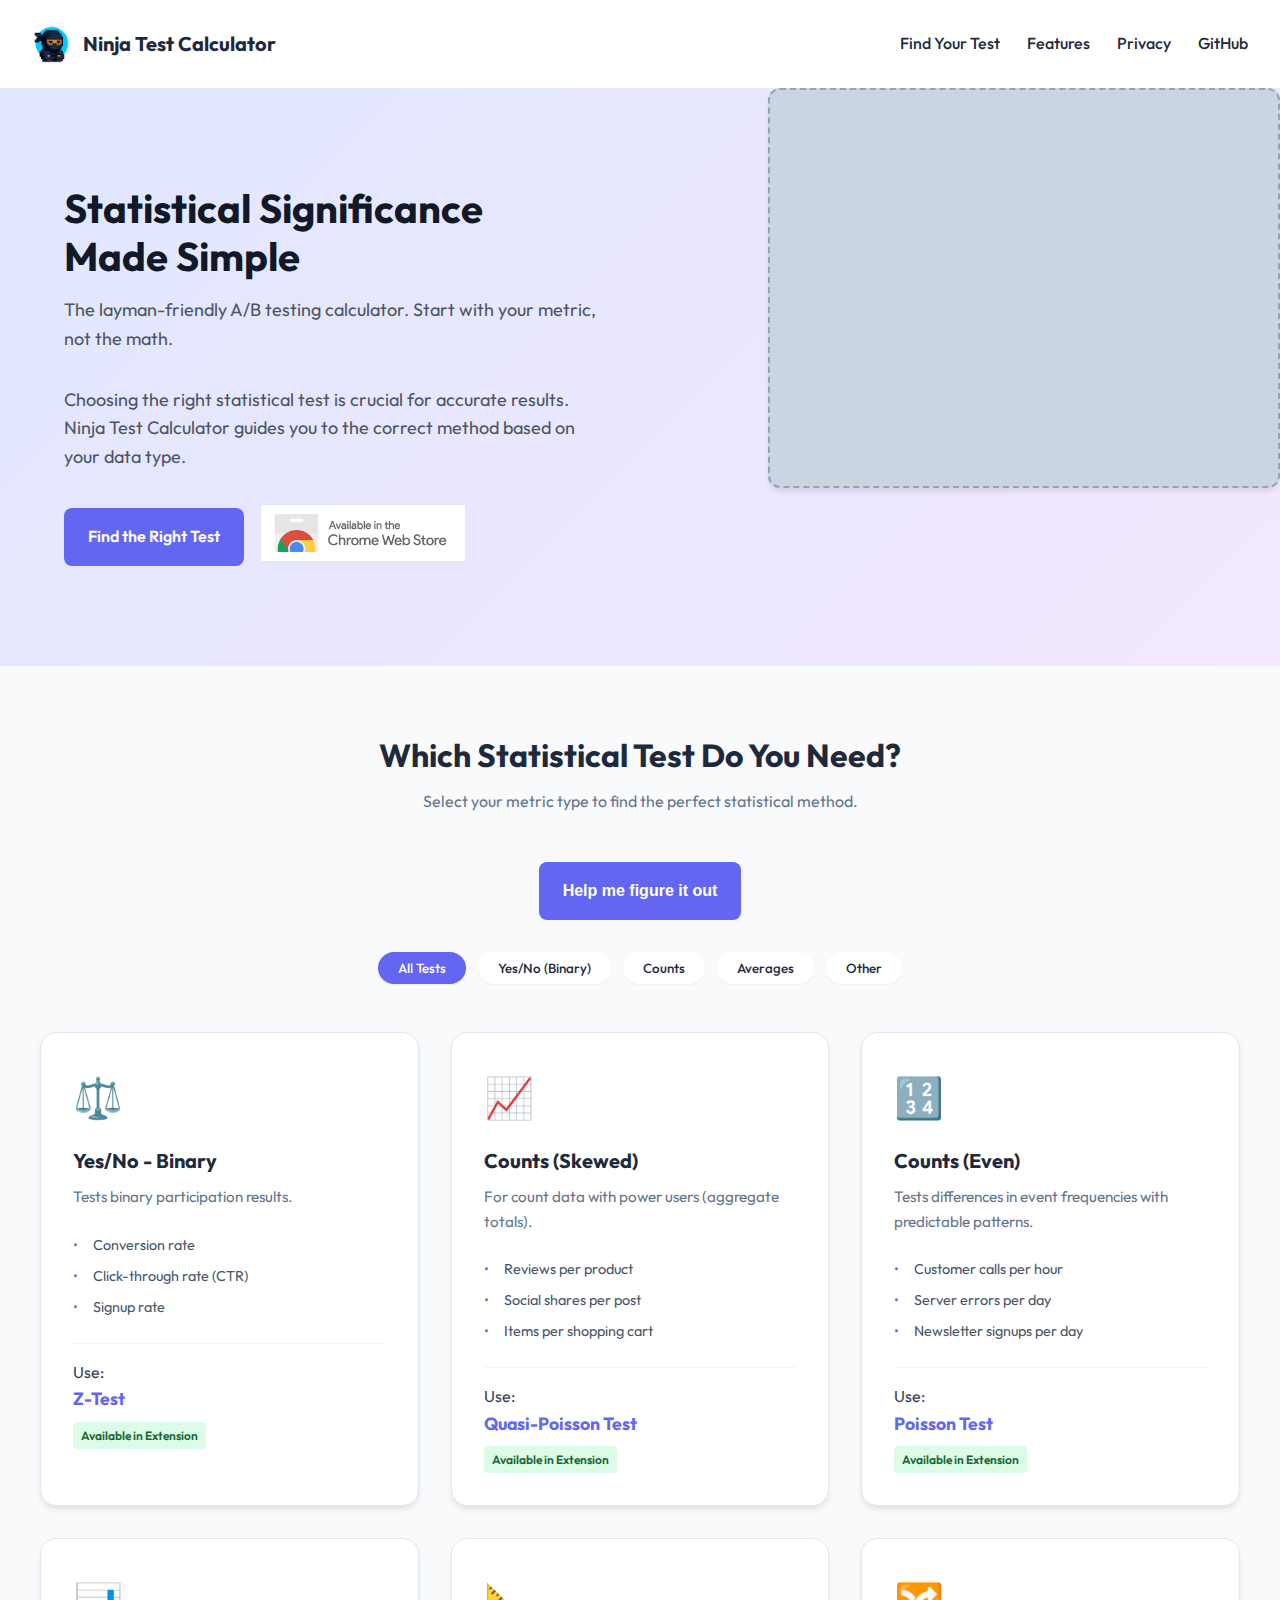
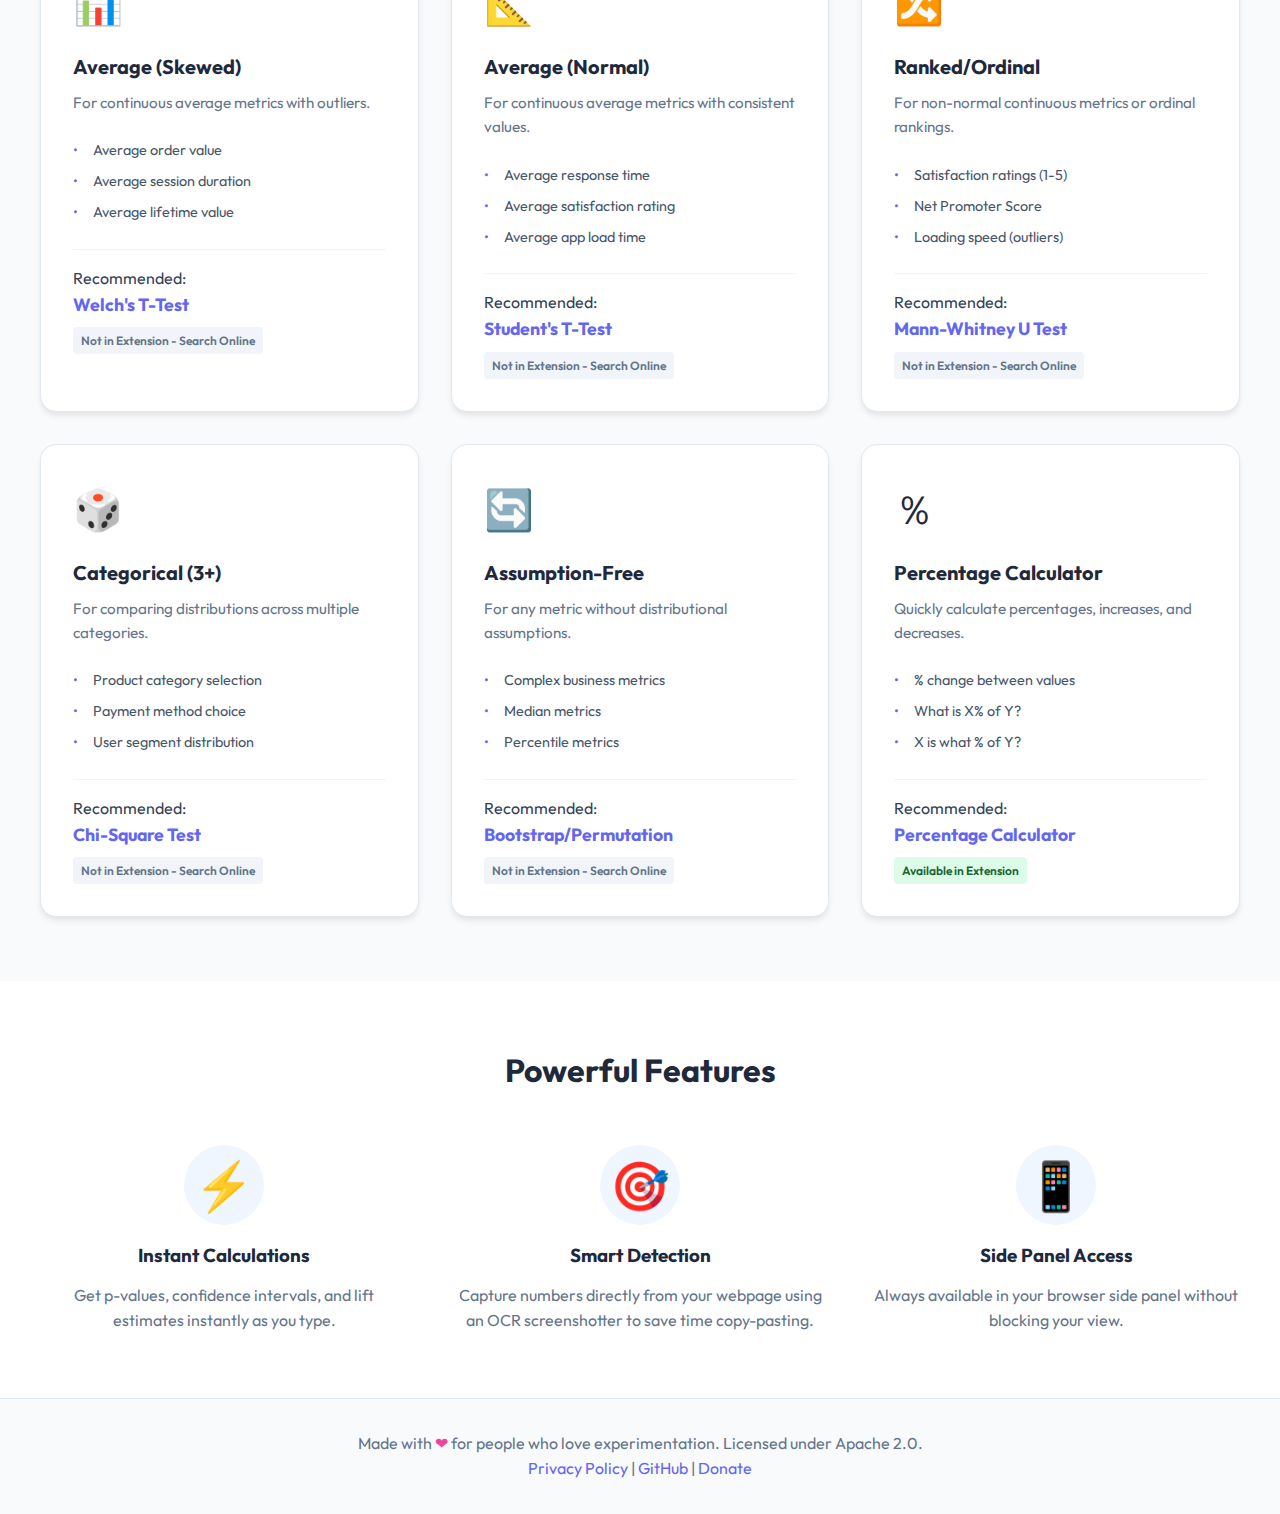
<file: docs/index.html>
<!DOCTYPE html>
<html lang="en">

<head>
  <meta charset="UTF-8">
  <meta name="viewport" content="width=device-width, initial-scale=1.0">
  <title>Ninja Test Calculator - Statistical Significance Testing</title>
  <link rel="stylesheet" href="style.css">
  <link href="https://fonts.googleapis.com/css2?family=Outfit:wght@300;400;600;700&display=swap" rel="stylesheet">
  <link rel="icon" type="image/png" href="assets/icon_128.png">
</head>

<body>
  <nav>
    <a href="index.html" class="logo">
      <img src="assets/icon_48.png" alt="Ninja Test Calculator Logo" width="48" height="48">
      <span>Ninja Test Calculator</span>
    </a>
    <div class="links">
      <a href="#decision-tree">Find Your Test</a>
      <a href="#features">Features</a>
      <a href="privacy.html">Privacy</a>
      <a href="https://github.com/jatacid/ninja-test-calculator" class="github-link">GitHub</a>
    </div>
  </nav>

  <header class="hero">
    <div class="hero-content">
      <h1>Statistical Significance <br>Made Simple</h1>
      <p>The layman-friendly A/B testing calculator. Start with your metric, not the math.</p>
      <p class="hero-subtext">Choosing the right statistical test is crucial for accurate results. Ninja Test Calculator guides you to the correct method based on your data type.</p>
      <div class="cta-buttons">
        <a href="#decision-tree" class="btn primary-btn">Find the Right Test</a>
        <a href="#" class="store-badge-link">
          <img src="assets/chrome_badge.png" alt="Available in the Chrome Web Store" width="206" height="58">
        </a>
      </div>
    </div>
    <div class="hero-image">
      <div class="hero-placeholder-box"></div>
    </div>
  </header>

  <section id="decision-tree" class="decision-section">
    <div class="container">
      <h2>Which Statistical Test Do You Need?</h2>
      <p class="subtitle">Select your metric type to find the perfect statistical method.</p>

      <div class="wizard-trigger-container">
        <button id="startWizardBtn" class="btn primary-btn">Help me figure it out</button>
      </div>

      <div id="inSituWizard" class="in-situ-wizard hidden">
        <!-- Wizard content injected here -->
      </div>

      <div class="decision-container">
        <div class="decision-filters">
          <button class="filter-btn active" data-filter="all">All Tests</button>
          <button class="filter-btn" data-filter="binary">Yes/No (Binary)</button>
          <button class="filter-btn" data-filter="counts">Counts</button>
          <button class="filter-btn" data-filter="averages">Averages</button>
          <button class="filter-btn" data-filter="other">Other</button>
        </div>

        <div class="cards-grid">
          <!-- Binary / Z-Test -->
          <div class="card" data-category="binary">
            <div class="card-icon">⚖️</div>
            <h3>Yes/No - Binary</h3>
            <p class="card-desc">Tests binary participation results.</p>
            <ul class="examples">
              <li>Conversion rate</li>
              <li>Click-through rate (CTR)</li>
              <li>Signup rate</li>
            </ul>
            <div class="recommendation">
              <span>Use:</span> <strong>Z-Test</strong>
              <span class="badge supported">Available in Extension</span>
            </div>
          </div>

          <!-- Counts (Skewed) / Quasi-Poisson -->
          <div class="card" data-category="counts">
            <div class="card-icon">📈</div>
            <h3>Counts (Skewed)</h3>
            <p class="card-desc">For count data with power users (aggregate totals).</p>
            <ul class="examples">
              <li>Reviews per product</li>
              <li>Social shares per post</li>
              <li>Items per shopping cart</li>
            </ul>
            <div class="recommendation">
              <span>Use:</span> <strong>Quasi-Poisson Test</strong>
              <span class="badge supported">Available in Extension</span>
            </div>
          </div>

          <!-- Counts (Even) / Poisson -->
          <div class="card" data-category="counts">
            <div class="card-icon">🔢</div>
            <h3>Counts (Even)</h3>
            <p class="card-desc">Tests differences in event frequencies with predictable patterns.</p>
            <ul class="examples">
              <li>Customer calls per hour</li>
              <li>Server errors per day</li>
              <li>Newsletter signups per day</li>
            </ul>
            <div class="recommendation">
              <span>Use:</span> <strong>Poisson Test</strong>
              <span class="badge supported">Available in Extension</span>
            </div>
          </div>

          <!-- Average (Skewed) / Welch's T-Test -->
          <div class="card" data-category="averages">
            <div class="card-icon">📊</div>
            <h3>Average (Skewed)</h3>
            <p class="card-desc">For continuous average metrics with outliers.</p>
            <ul class="examples">
              <li>Average order value</li>
              <li>Average session duration</li>
              <li>Average lifetime value</li>
            </ul>
            <div class="recommendation">
              <span>Recommended:</span> <strong>Welch's T-Test</strong>
              <span class="badge unsupported">Not in Extension - Search Online</span>
            </div>
          </div>

          <!-- Average (Normal) / Student's T-Test -->
          <div class="card" data-category="averages">
            <div class="card-icon">📐</div>
            <h3>Average (Normal)</h3>
            <p class="card-desc">For continuous average metrics with consistent values.</p>
            <ul class="examples">
              <li>Average response time</li>
              <li>Average satisfaction rating</li>
              <li>Average app load time</li>
            </ul>
            <div class="recommendation">
              <span>Recommended:</span> <strong>Student's T-Test</strong>
              <span class="badge unsupported">Not in Extension - Search Online</span>
            </div>
          </div>

          <!-- Ranked / Mann-Whitney U -->
          <div class="card" data-category="other">
            <div class="card-icon">🔀</div>
            <h3>Ranked/Ordinal</h3>
            <p class="card-desc">For non-normal continuous metrics or ordinal rankings.</p>
            <ul class="examples">
              <li>Satisfaction ratings (1-5)</li>
              <li>Net Promoter Score</li>
              <li>Loading speed (outliers)</li>
            </ul>
            <div class="recommendation">
              <span>Recommended:</span> <strong>Mann-Whitney U Test</strong>
              <span class="badge unsupported">Not in Extension - Search Online</span>
            </div>
          </div>

          <!-- Categorical / Chi-Square -->
          <div class="card" data-category="other">
            <div class="card-icon">🎲</div>
            <h3>Categorical (3+)</h3>
            <p class="card-desc">For comparing distributions across multiple categories.</p>
            <ul class="examples">
              <li>Product category selection</li>
              <li>Payment method choice</li>
              <li>User segment distribution</li>
            </ul>
            <div class="recommendation">
              <span>Recommended:</span> <strong>Chi-Square Test</strong>
              <span class="badge unsupported">Not in Extension - Search Online</span>
            </div>
          </div>

          <!-- Assumption-Free / Bootstrap -->
          <div class="card" data-category="other">
            <div class="card-icon">🔄</div>
            <h3>Assumption-Free</h3>
            <p class="card-desc">For any metric without distributional assumptions.</p>
            <ul class="examples">
              <li>Complex business metrics</li>
              <li>Median metrics</li>
              <li>Percentile metrics</li>
            </ul>
            <div class="recommendation">
              <span>Recommended:</span> <strong>Bootstrap/Permutation</strong>
              <span class="badge unsupported">Not in Extension - Search Online</span>
            </div>
          </div>

          <!-- Percentage Calculator -->
          <div class="card" data-category="other">
            <div class="card-icon">％</div>
            <h3>Percentage Calculator</h3>
            <p class="card-desc">Quickly calculate percentages, increases, and decreases.</p>
            <ul class="examples">
              <li>% change between values</li>
              <li>What is X% of Y?</li>
              <li>X is what % of Y?</li>
            </ul>
            <div class="recommendation">
              <span>Recommended:</span> <strong>Percentage Calculator</strong>
              <span class="badge supported">Available in Extension</span>
            </div>
          </div>

        </div>
      </div>
    </div>
  </section>

  <section id="features" class="features">
    <div class="container">
      <h2>Powerful Features</h2>
      <div class="feature-grid">
        <div class="feature-item">
          <div class="icon">⚡</div>
          <h3>Instant Calculations</h3>
          <p>Get p-values, confidence intervals, and lift estimates instantly as you type.</p>
        </div>
        <div class="feature-item">
          <div class="icon">🎯</div>
          <h3>Smart Detection</h3>
          <p>Capture numbers directly from your webpage using an OCR screenshotter to save time copy-pasting.</p>
        </div>
        <div class="feature-item">
          <div class="icon">📱</div>
          <h3>Side Panel Access</h3>
          <p>Always available in your browser side panel without blocking your view.</p>
        </div>
      </div>
    </div>
  </section>

  <footer>
    <div class="container">
      <p>Made with <span class="heart">❤</span> for people who love experimentation. Licensed under Apache 2.0.</p>
      <p>
        <a href="privacy.html">Privacy Policy</a> |
        <a href="https://github.com/jatacid/ninja-test-calculator">GitHub</a> |
        <a href="https://www.paypal.com/donate/?hosted_button_id=9VFG2KJ8HW6EW" target="_blank">Donate</a>
      </p>
    </div>
  </footer>

  <script src="script.js"></script>
</body>

</html>
</file>
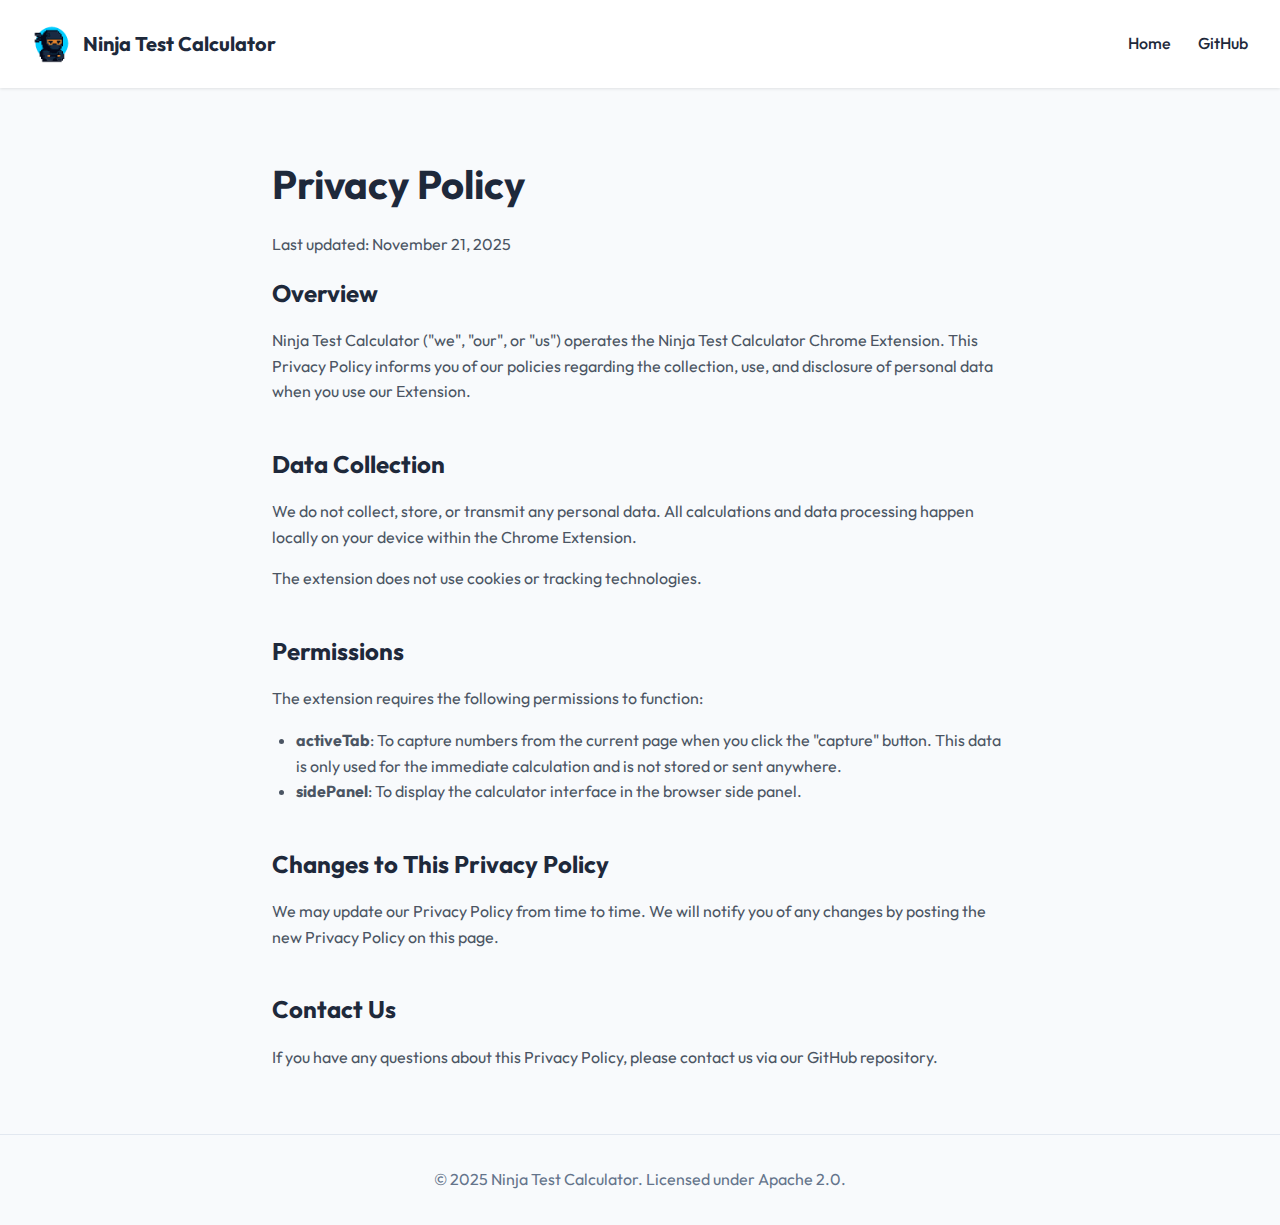
<file: docs/privacy.html>
<!DOCTYPE html>
<html lang="en">

<head>
  <meta charset="UTF-8">
  <meta name="viewport" content="width=device-width, initial-scale=1.0">
  <title>Privacy Policy - Ninja Test Calculator</title>
  <link rel="stylesheet" href="style.css">
  <link href="https://fonts.googleapis.com/css2?family=Outfit:wght@300;400;600&display=swap" rel="stylesheet">
  <link rel="icon" type="image/png" href="assets/icon_128.png">
</head>

<body>
  <nav>
    <div class="logo">
      <img src="assets/icon_48.png" alt="Ninja Test Calculator Logo" width="48" height="48">
      <span>Ninja Test Calculator</span>
    </div>
    <div class="links">
      <a href="index.html">Home</a>
      <a href="https://github.com/jatacid/ninja-test-calculator" class="github-link">GitHub</a>
    </div>
  </nav>

  <main class="privacy-content">
    <h1>Privacy Policy</h1>
    <p>Last updated: November 21, 2025</p>

    <section>
      <h2>Overview</h2>
      <p>Ninja Test Calculator ("we", "our", or "us") operates the Ninja Test Calculator Chrome Extension. This Privacy Policy informs you of our policies regarding the collection, use, and disclosure of personal data when you use our Extension.</p>
    </section>

    <section>
      <h2>Data Collection</h2>
      <p>We do not collect, store, or transmit any personal data. All calculations and data processing happen locally on your device within the Chrome Extension.</p>
      <p>The extension does not use cookies or tracking technologies.</p>
    </section>

    <section>
      <h2>Permissions</h2>
      <p>The extension requires the following permissions to function:</p>
      <ul>
        <li><strong>activeTab</strong>: To capture numbers from the current page when you click the "capture" button. This data is only used for the immediate calculation and is not stored or sent anywhere.</li>
        <li><strong>sidePanel</strong>: To display the calculator interface in the browser side panel.</li>
      </ul>
    </section>

    <section>
      <h2>Changes to This Privacy Policy</h2>
      <p>We may update our Privacy Policy from time to time. We will notify you of any changes by posting the new Privacy Policy on this page.</p>
    </section>

    <section>
      <h2>Contact Us</h2>
      <p>If you have any questions about this Privacy Policy, please contact us via our GitHub repository.</p>
    </section>
  </main>

  <footer>
    <p>&copy; 2025 Ninja Test Calculator. Licensed under Apache 2.0.</p>
  </footer>
</body>

</html>
</file>
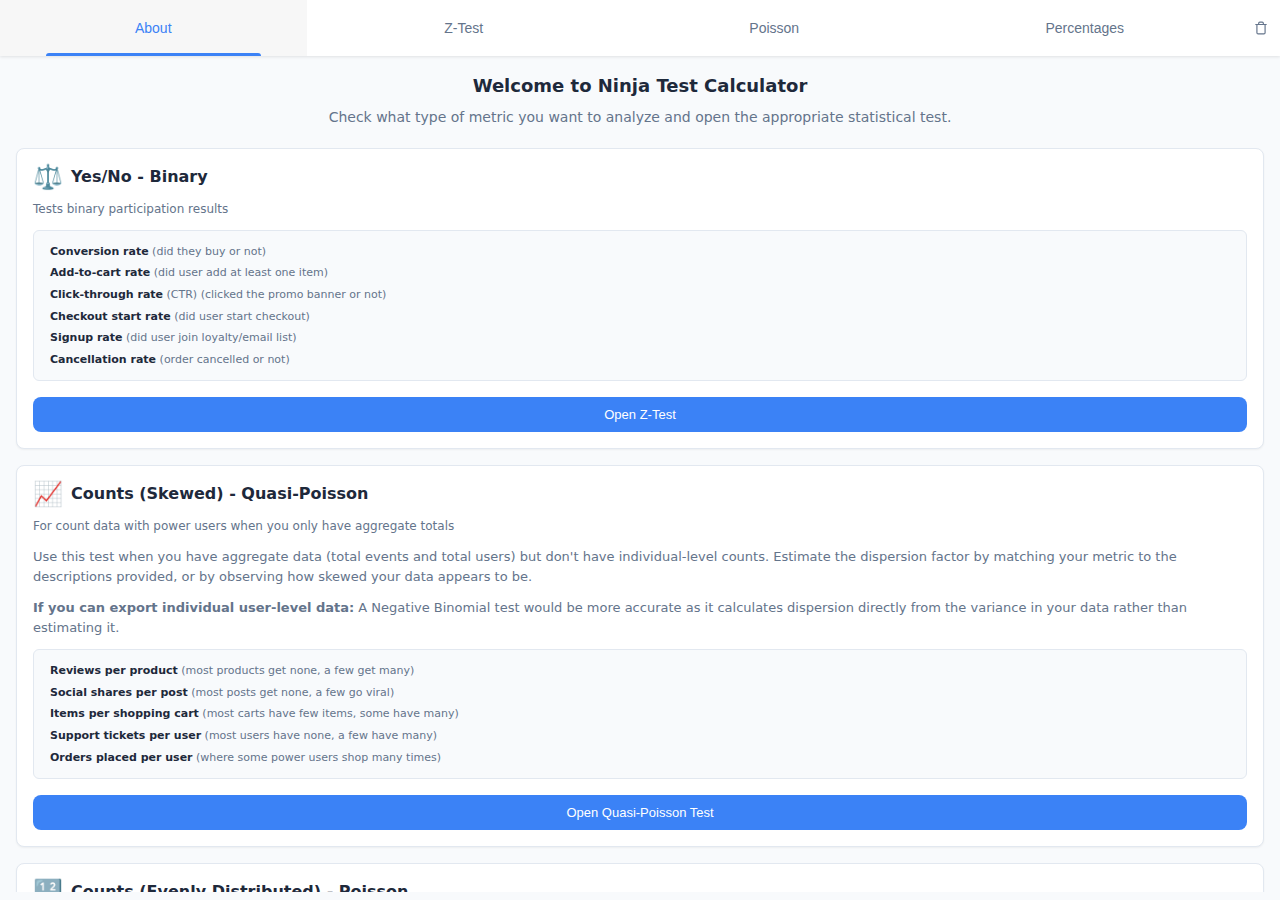
<file: ninja-test-calculator/sidepanel.html>
<!DOCTYPE html>
<html lang="en">
<head>
  <meta charset="UTF-8">
  <meta name="viewport" content="width=device-width, initial-scale=1.0">
  <title>Ninja Test Calculator</title>
  <link rel="stylesheet" href="sidepanel.css">
</head>
<body>
  <div id="app">
  <div class="ntc-header">
    <div class="ntc-tabs">
      <div class="ntc-tabs-row">
        <button class="ntc-tab-btn active" data-tab="about">About</button>
        <button class="ntc-tab-btn" data-tab="z-test">Z-Test</button>
        <button class="ntc-tab-btn" data-tab="poisson">Poisson</button>
        <button class="ntc-tab-btn" data-tab="percentages">Percentages</button>
        <button id="resetBtn" class="reset-tab" title="Clear all data">
          <svg width="14" height="14" viewBox="0 0 24 24" fill="none" stroke="currentColor" stroke-width="2" stroke-linecap="round" stroke-linejoin="round">
            <path d="M3 6h18"></path>
            <path d="M19 6v14c0 1-1 2-2 2H7c-1 0-2-1-2-2V6"></path>
            <path d="M8 6V4c0-1 1-2 2-2h4c1 0 2 1 2 2v2"></path>
          </svg>
        </button>
      </div>
    </div>
  </div>
  <div id="ntc-content" class="ntc-content">

      <!-- Shared Tab Headers and Field Descriptors (moved to top for all tabs) -->
      <div class="shared-tab-content" data-tab="shared">
        <!-- Z-Test Tab Header -->
        <div class="tab-content-header hidden" data-tab="z-test">
          <div class="tab-header">
            <h2>Z-Test</h2>
            <p>Use for yes/no metrics like conversion rates, click-through rates (normalised once-per), or any binary outcome where the denominators either do or don't complete an action.</p>
          </div>
        </div>

        <!-- Poisson Tab Header -->
        <div class="tab-content-header hidden" data-tab="poisson">
          <div class="tab-header">
            <h2>Poisson Test</h2>
            <p>Use for count data metrics. Adjust the dispersion factor below to more closely match your data distribution via a Quasi-Poisson test.</p>
          </div>
        </div>
      </div>

      <!-- About Tab Content with Callout Panels -->
      <div class="about-content" data-tab="about">
        <div class="about-header">
          <h2>Welcome to Ninja Test Calculator</h2>
          <p>Check what type of metric you want to analyze and open the appropriate statistical test.</p>
        </div>
          <div class="callout-panels">
          <div class="callout-panel" data-target-tab="z-test">
            <div class="title-row">
              <span class="callout-icon">⚖️</span>
              <h3>Yes/No - Binary</h3>
            </div>
            <h4>Tests binary participation results</h4>
            <ul class="metric-examples">
              <li><strong>Conversion rate</strong> (did they buy or not)</li>
              <li><strong>Add-to-cart rate</strong> (did user add at least one item)</li>
              <li><strong>Click-through rate</strong> (CTR) (clicked the promo banner or not)</li>
              <li><strong>Checkout start rate</strong> (did user start checkout)</li>
              <li><strong>Signup rate</strong> (did user join loyalty/email list)</li>
              <li><strong>Cancellation rate</strong> (order cancelled or not)</li>
            </ul>
            <button class="callout-button" data-tab-to="z-test">Open Z-Test</button>
          </div>

          <div class="callout-panel" data-target-tab="poisson">
            <div class="title-row">
              <span class="callout-icon">📈</span>
              <h3>Counts (Skewed) - Quasi-Poisson</h3>
            </div>
            <h4>For count data with power users when you only have aggregate totals</h4>
            <p>Use this test when you have aggregate data (total events and total users) but don't have individual-level counts. Estimate the dispersion factor by matching your metric to the descriptions provided, or by observing how skewed your data appears to be.</p>
            <p><strong>If you can export individual user-level data:</strong> A Negative Binomial test would be more accurate as it calculates dispersion directly from the variance in your data rather than estimating it.</p>
            <ul class="metric-examples">
              <li><strong>Reviews per product</strong> (most products get none, a few get many)</li>
              <li><strong>Social shares per post</strong> (most posts get none, a few go viral)</li>
              <li><strong>Items per shopping cart</strong> (most carts have few items, some have many)</li>
              <li><strong>Support tickets per user</strong> (most users have none, a few have many)</li>
              <li><strong>Orders placed per user</strong> (where some power users shop many times)</li>
            </ul>
            <button class="callout-button" data-tab-to="poisson">Open Quasi-Poisson Test</button>
          </div>

          <div class="callout-panel" data-target-tab="poisson">
            <div class="title-row">
              <span class="callout-icon">🔢</span>
              <h3>Counts (Evenly Distributed) - Poisson</h3>
            </div>
            <h4>Tests differences in event frequencies following predictable patterns. Use a dispersion factor of 1 for even distribution.
            </h4>
            <ul class="metric-examples">
              <li><strong>Customer calls per hour</strong> (steady call center volume)</li>
              <li><strong>Orders placed per user</strong> (where most users convert the same number of times)</li>
              <li><strong>Server errors per day</strong> (system reliability monitoring)</li>
              <li><strong>Customer arrivals per minute</strong> (store traffic patterns)</li>
              <li><strong>Failed logins per hour</strong> (security monitoring)</li>
              <li><strong>Software crashes per user</strong> (software stability)</li>
              <li><strong>Newsletter signups per day</strong> (consistent organic growth)</li>
            </ul>
            <button class="callout-button" data-tab-to="poisson">Open Poisson Test</button>
          </div>



          <div class="callout-panel info-only no-hover">
            <div class="title-row">
              <span class="callout-icon">📊</span>
              <h3>Average (Skewed) - Welch's T-Test</h3>
            </div>
            <h4>For continuous average metrics with outliers</h4>
            <p>Welch's T-Test compares average values where data has many outliers (like average order value or average session duration). This test handles unequal variances between groups and is more robust to outliers than Student's T-Test.</p>
            <ul class="metric-examples">
              <li><strong>Average order value</strong> (some orders much larger)</li>
              <li><strong>Average session duration</strong> (some sessions extremely long)</li>
              <li><strong>Average lifetime value</strong> (customer value varies dramatically)</li>
            </ul>
          </div>

          <div class="callout-panel info-only no-hover">
            <div class="title-row">
              <span class="callout-icon">📐</span>
              <h3>Average (Normal) - Student's T-Test</h3>
            </div>
            <h4>For continuous average metrics with consistent values</h4>
            <p>Student's T-Test compares average values where data clusters consistently around the mean (like average page load time or average satisfaction ratings). This test assumes equal variances between groups and is ideal for normally distributed data.</p>
            <ul class="metric-examples">
              <li><strong>Average response time</strong> (customer service calls)</li>
              <li><strong>Average satisfaction rating</strong> (1-5 star surveys)</li>
              <li><strong>Average app load time</strong> (consistent performance)</li>
            </ul>
          </div>

          <div class="callout-panel info-only no-hover">
            <div class="title-row">
              <span class="callout-icon">🔀</span>
              <h3>Ranked/Ordinal - Mann-Whitney U Test</h3>
            </div>
            <h4>For non-normal continuous metrics or ordinal rankings</h4>
            <p>Mann-Whitney U test compares metrics that don't follow a normal distribution or are ordinal in nature (ranked data). This non-parametric test compares the ranks of observations rather than their actual values, making it robust to outliers and distributional assumptions.</p>
            <ul class="metric-examples">
              <li><strong>Time on site</strong> (heavily right-skewed distribution)</li>
              <li><strong>Satisfaction ratings</strong> (ordinal scale 1-5 stars)</li>
              <li><strong>Revenue per user</strong> (when extremely skewed with outliers)</li>
              <li><strong>Pages viewed per session</strong> (count data that's better as ranked)</li>
              <li><strong>Net Promoter Score</strong> (ordinal 0-10 scale)</li>
              <li><strong>Loading speed</strong> (often has extreme outliers)</li>
            </ul>
          </div>

          <div class="callout-panel info-only no-hover">
            <div class="title-row">
              <span class="callout-icon">📉</span>
              <h3>Counts (Skewed) - Negative Binomial</h3>
            </div>
            <h4>For highly skewed count data when you have individual-level data</h4>
            <p>Negative Binomial test analyzes count data with extreme power users where you need to calculate dispersion from raw individual-level data (not just aggregates). Requires access to the distribution of counts per user to properly estimate the dispersion parameter.</p>
            <ul class="metric-examples">
              <li><strong>Reviews per user</strong> (calculating variance from each user's count)</li>
              <li><strong>Social shares per post</strong> (analyzing distribution of shares)</li>
              <li><strong>Items per cart</strong> (using raw cart size data)</li>
            </ul>
            <p style="margin-top: 10px;"><em>If you only have aggregate totals (sum of events, user counts) without individual distributions, use the Quasi-Poisson test above to estimate dispersion.</em></p>
          </div>

          <div class="callout-panel info-only no-hover">
            <div class="title-row">
              <span class="callout-icon">🎲</span>
              <h3>Categorical (3+ Options) - Chi-Square Test</h3>
            </div>
            <h4>For comparing distributions across multiple categories</h4>
            <p>Chi-Square test analyzes outcomes with three or more categories (not just yes/no) to determine if the distribution across categories differs between variants. Perfect for testing which option users prefer when there are multiple choices.</p>
            <ul class="metric-examples">
              <li><strong>Product category selection</strong> (electronics, clothing, home, sports)</li>
              <li><strong>Payment method choice</strong> (credit card, PayPal, Apple Pay, bank transfer)</li>
              <li><strong>User segment distribution</strong> (new, returning, loyal, churned)</li>
              <li><strong>Exit page testing</strong> (which of 5+ pages do users exit from)</li>
              <li><strong>Feature usage</strong> (which of multiple features did they engage with)</li>
              <li><strong>Content preference</strong> (video, article, infographic, podcast)</li>
            </ul>
          </div>

          <div class="callout-panel info-only no-hover">
            <div class="title-row">
              <span class="callout-icon">🔄</span>
              <h3>Assumption-Free - Bootstrap/Permutation Test</h3>
            </div>
            <h4>For any metric without distributional assumptions</h4>
            <p>Bootstrap and permutation tests are modern, assumption-free approaches that work for any type of metric. They use computational resampling methods rather than mathematical formulas, making them extremely flexible and robust. Increasingly popular in tech companies for complex metrics.</p>
            <ul class="metric-examples">
              <li><strong>Complex business metrics</strong> (combinations of multiple factors)</li>
              <li><strong>Median metrics</strong> (when you care about the median rather than mean)</li>
              <li><strong>Percentile metrics</strong> (95th percentile load time)</li>
              <li><strong>Ratio metrics</strong> (revenue per visit)</li>
              <li><strong>Any skewed metric</strong> (when you don't know the distribution)</li>
              <li><strong>Small sample sizes</strong> (when parametric assumptions don't hold)</li>
            </ul>
          </div>

        </div>
      </div>

      <!-- Shared Inputs Block (used by both analysis and pretest tabs) -->
      <div class="inputs-accordion-container hidden" data-tab="shared">
        <details class="inputs-details">
          <summary class="inputs-summary">Inputs</summary>
          <div class="inputs-content">
            <div class="input-group">
              <div class="label-container">
                <label for="testDuration" class="duration-label">Days of data</label>
                <div class="result-label">How many days of data are you entering below</div>
              </div>
              <input type="number" id="testDuration" placeholder="1" value="7" class="duration-input" min="1" step="1">
            </div>
            <div class="input-group">
              <div class="label-container">
                <label for="numberOfVariations" class="duration-label">Number of variations</label>
                <div class="result-label">Slide to select between 2-5 test variations (A, B, C, D, E)</div>
              </div>
              <div class="slider-container">
                <input type="range" id="numberOfVariations" class="confidence-slider" min="2" max="5" value="2" step="1">
                <div class="confidence-display">
                  <span id="variationsValue">2</span>
                </div>
              </div>
            </div>
            <div class="input-group hidden" id="strictnessAdjustmentGroup">
              <div class="label-container">
                <label for="strictnessAdjustment" class="duration-label">Strictness adjustment</label>
                <div class="result-label">Applies bonferroni correction when testing 3+ variations to reduce false positive risk.</div>
              </div>
              <div class="checkbox-container">
                <input type="checkbox" id="strictnessAdjustment">
              </div>
            </div>
            <div class="input-group">
              <div class="label-container">
                <label for="confidenceLevel" class="duration-label">Confidence Level</label>
                <div class="result-label">How confident do you want to be in the result? Ie avoiding false positives (T1 errors).</div>
              </div>
              <div class="slider-container">
                <input type="range" id="confidenceLevel" class="confidence-slider" min="65" max="99" value="95" step="1">
                <div class="confidence-display">
                  <span id="confidenceValue">95%</span>
                </div>
              </div>
            </div>
            <div class="input-group">
              <div class="label-container">
                <label for="statisticalPower" class="duration-label">Statistical Power</label>
                <div class="result-label">Probability of detecting a true effect. Used for sample size estimations, ie avoiding false negatives (T2 errors).</div>
              </div>
              <div class="slider-container">
                <input type="range" id="statisticalPower" class="confidence-slider" min="70" max="95" value="80" step="1">
                <div class="confidence-display">
                  <span id="powerValue">80%</span>
                </div>
              </div>
            </div>
          </div>
        </details>
      </div>

      <!-- Poisson Dispersion Parameter -->
      <div class="test-duration-section hidden" data-tab="poisson-only">
        <div class="collapse-content">
          <div class="input-group">
            <div class="label-container">
              <label for="poissonDispersion" class="duration-label">Dispersion Factor (φ)</label>
              <div class="result-label" id="dispersionDescription">Adjust based on your data distribution. 1.0 = true Poisson (even distribution). Higher values = more skewed with power users.</div>
            </div>
            <div class="slider-container">
              <input type="range" id="poissonDispersion" class="confidence-slider" min="1" max="10" value="1" step="1">
              <div class="confidence-display">
                <span id="poissonDispersionValue">φ = 1.0</span>
              </div>
            </div>
          </div>
          

        </div>
      </div>




      <!-- Shared Control Variant Table (used by both analysis and pretest tabs) -->
      <div class="variants-table-container" data-tab="shared">
        <table class="variants-table control-table">
          <thead>
            <tr>
              <th>Control</th>
              <th>Denominator</th>
              <th>Numerator</th>
              <th>Rate %</th>
              <th>Rate<br>(per)</th>
              <th>Lift <br>vs next best</th>
              <th>Lift<br>(in count)</th>
              <th>Extra<br>vs next best</th>
              <th style="visibility: hidden;">P-value</th>
              <th style="visibility: hidden;">Confidence<br></th>
              <th class="spacer-column"></th>
            </tr>
          </thead>
          <tbody id="controlTableBody">
            <tr data-variant="A">
              <td class="variant-name">
                <strong>A</strong>
              </td>
              <td class="data-cell-with-capture">
                <button class="capture-field-btn" data-variant="A" data-field="visitors" title="Select from page" tabindex="-1">𖦏</button>
                <input type="number" id="visitorsA" placeholder="0" value="1000" class="data-input">
              </td>
              <td class="data-cell-with-capture">
                <button class="capture-field-btn" data-variant="A" data-field="conversions" title="Select from page" tabindex="-1">𖦏</button>
                <input type="number" id="conversionsA" placeholder="0" value="10" class="data-input">
              </td>
              <td class="conversion-rate-percent" id="rateAPercent">0.000%</td>
              <td class="conversion-rate-raw" id="rateARaw">0.000000</td>
              <td class="lift-value" id="liftA">-</td>
              <td class="lift-count" id="liftCountA">-</td>
              <td class="additional-conversions" id="additionalA">-</td>
              <td style="visibility: hidden;" class="p-value" id="pValueA">-</td>
              <td style="visibility: hidden;" class="confidence-observed" id="confidenceA">-</td>

              <td class="spacer-cell"></td>
            </tr>
          </tbody>
        </table>
      </div>



      <!-- Variants Block (Test Variants Table) -->
      <div class="variants-table-container hidden" data-tab="z-test">
        <table class="variants-table test-variants-table">
          <thead>
            <tr>
              <th>Variant</th>
              <th>Denominator</th>
              <th>Numerator</th>
              <th>Rate %</th>
              <th>Rate<br>(per)</th>
              <th>Lift<br>vs A</th>
              <th>Lift<br>(in count)</th>
              <th>Extra<br>(raw)</th>
              <th>P-value</th>
              <th>Confidence<br>(vs A)</th>
              <th class="spacer-column"></th>
            </tr>
          </thead>
          <tbody id="variantsTableBody">
            <tr data-variant="B">
              <td class="variant-name">
                <strong>B</strong>
              </td>
              <td class="data-cell-with-capture">
                <button class="capture-field-btn" data-variant="B" data-field="visitors" title="Select from page" tabindex="-1">𖦏</button>
                <input type="number" id="visitorsB" placeholder="0" value="1000" class="data-input">
              </td>
              <td class="data-cell-with-capture">
                <button class="capture-field-btn" data-variant="B" data-field="conversions" title="Select from page" tabindex="-1">𖦏</button>
                <input type="number" id="conversionsB" placeholder="0" value="12" class="data-input">
              </td>
              <td class="conversion-rate-percent" id="rateBPercent">0.000%</td>
              <td class="conversion-rate-raw" id="rateBRaw">0.000000</td>
              <td class="lift-value" id="liftB">-</td>
              <td class="lift-count" id="liftCountB">-</td>
              <td class="additional-conversions" id="additionalB">-</td>
              <td class="p-value" id="pValueB">-</td>
              <td class="confidence-observed" id="confidenceB">-</td>
              <td class="spacer-cell"></td>
            </tr>
            <!-- Dynamic rows for variants C, D, E will be inserted here -->
          </tbody>
        </table>
      </div>

      <!-- Analysis Cards Container (shared across analysis tabs) -->
      <div class="analysis-cards-container hidden" data-tab="shared">
        <div class="analysis-card" id="leadingVariantCard">
          <div class="card-header">
            <h4>Leading Variant</h4>
          </div>
          <div class="card-content">
            <div class="sample-size-analysis">
              <div class="analysis-item">
                <span class="analysis-label">Variant:</span>
                <span id="leadingVariant" class="analysis-value">-</span>
              </div>
              <div class="analysis-item">
                <span class="analysis-label">Lift vs Next Best</span>
                <span id="leadingVs" class="analysis-value">-</span>
              </div>
              <div class="analysis-item">
                <span class="analysis-label">Lift vs A</span>
                <span id="leadingVsA" class="analysis-value">-</span>
              </div>
              <div class="analysis-item">
                <span class="analysis-label">Monthly extras
                    <span style="cursor:pointer" title="If this feature went to all users, in a 30 day period it could see this amount">ⓘ</span>
                </span>
                <span id="leadingMonthlyExtras" class="analysis-value">-</span>
              </div>
              <div class="analysis-item">
                <span class="analysis-label">Confidence:
                    <span style="cursor:pointer" title="Shows how confident we are that the observed difference is real and not due to random chance. For example, 95% confidence means there's only a 5% chance the difference is random. Higher percentages indicate stronger evidence. See the confidence interval below for the range of plausible effect sizes.">ⓘ</span>
                </span>
                <span id="leadingConfidence" class="analysis-value">-</span>
              </div>
              <div class="analysis-item">
                <span class="analysis-label">Confidence Interval
                    <span style="cursor:pointer" title="A range of values within which the true difference in conversion rates is likely to fall. For example, a 95% confidence interval of [-0.07%, +2.07%] means we are 95% confident the true lift is somewhere in this range.">ⓘ</span>
                </span>
                <span id="leadingConfidenceInterval" class="analysis-value">-</span>
              </div>
              <div class="analysis-item">
                <span class="analysis-label">P-value vs</span>
                <span id="leadingPValue" class="analysis-value">-</span>
              </div>
              <div class="analysis-item">
                <span class="analysis-label">Summary:</span>
                <span id="leadingLaymanSummary" class="analysis-value summary-text">-</span>
              </div>
            </div>
          </div>
        </div>

        <div class="analysis-card" id="durationCard">
          <div class="card-header">
            <h4>Test Duration and Sample Size</h4>
            <p id="sampleSizeSubheading" class="subheading">-</p>
          </div>
          <div class="card-content">
            <div class="sample-size-analysis">
              <div class="analysis-item">
                <span class="analysis-label">Sample size needed per variant:</span>
                <span id="exactSampleSize" class="analysis-value">-</span>
              </div>
              <div class="analysis-item">
                <span class="analysis-label">Total duration needed (days):</span>
                <span id="totalDuration" class="analysis-value">-</span>
              </div>
              <div class="analysis-item">
                <span class="analysis-label">Remaining (days):</span>
                <span id="remainingDays" class="analysis-value">-</span>
              </div>
            </div>
          </div>
        </div>
      </div>


      <!-- Methodology Accordion (shared across calculation tabs) -->
      <div class="methodology-accordion-container hidden" data-tab="shared">
        <details class="methodology-details">
          <summary class="methodology-summary">Methodology</summary>
          <div class="methodology-content" id="methodology-content">
            <!-- This will be populated by individual calculation methods -->
          </div>
        </details>
      </div>

      <!-- Tab Content Sections (now just contain their specific content) -->
      <div class="tab-content hidden" data-tab="z-test">
        <!-- Z-Test content will be handled by shared section above -->
      </div>
      
      <div class="tab-content hidden" data-tab="poisson">
        <!-- Poisson content will be handled by shared section above -->
      </div>

      <!-- Percentages Tab Content -->
      <div class="tab-content hidden" data-tab="percentages">
        <div class="tab-header">
          <h2>Percentage Calculator</h2>
          <p>Quick calculations for converting percentages and analyzing changes.</p>
        </div>
        <!-- Percentage calculator content -->
        <div class="percentage-calculator">
          <!-- What is X% of Y -->
          <div class="percentage-section">
            <div class="percentage-sentence">
              <span class="sentence-text">What is</span>
              <input type="number" id="percentX" class="inline-input" step="0.01">
              <span class="sentence-text">% of</span>
              <input type="number" id="valueY" class="inline-input" step="0.01">
              <span class="sentence-text">?</span>
            </div>
            <div class="result-line">
              <div id="resultXY" class="result-value">-</div>
            </div>
          </div>

          <!-- X is what percent of Y -->
          <div class="percentage-section">
            <div class="percentage-sentence">
              <input type="number" id="valueX" class="inline-input" step="0.01">
              <span class="sentence-text">is what percent of</span>
              <input type="number" id="totalY" class="inline-input" step="0.01">
              <span class="sentence-text">?</span>
            </div>
            <div class="result-line">
              <div id="resultPercent" class="result-value">-</div>
            </div>
          </div>

          <!-- Percentage increase/decrease -->
          <div class="percentage-section">
            <div class="percentage-sentence">
              <span class="sentence-text">What's the % change</span>
              <span class="sentence-text">from</span>
              <input type="number" id="originalValue" class="inline-input" step="0.01">
              <span class="sentence-text">to</span>
              <input type="number" id="newValue" class="inline-input" step="0.01">
              <span class="sentence-text">?</span>
            </div>
            <div class="result-line">
              <div id="resultChange" class="result-value">-</div>
            </div>
          </div>
        </div>
      </div>
    </div>



  <script src="jsstat.min.js"></script>
  <script src="sidepanelAndStats-shared.js"></script>
  <script src="sidepanelAndStats-ocrCapture.js"></script>
  <script src="sidepanelAndStats-ztest.js"></script>
  <script src="sidepanelAndStats-poisson.js"></script>
  <script src="sidepanelAndStats-percentages.js"></script> 



</body>
</html>
</file>
<file: docs/style.css>
:root {
  --primary-color: #6366f1;
  --primary-hover: #4f46e5;
  --bg-color: #f8fafc;
  --text-color: #1e293b;
  --card-bg: #ffffff;
  --accent-color: #ec4899;
  --font-family: 'Outfit', sans-serif;
}

* {
  margin: 0;
  padding: 0;
  box-sizing: border-box;
}

body {
  font-family: var(--font-family);
  background-color: var(--bg-color);
  color: var(--text-color);
  line-height: 1.6;
}

/* Navigation */
nav {
  display: flex;
  justify-content: space-between;
  align-items: center;
  padding: 1.5rem 2rem;
  background-color: var(--card-bg);
  box-shadow: 0 1px 3px rgba(0, 0, 0, 0.1);
}

.logo {
  display: flex;
  align-items: center;
  gap: 0.75rem;
  font-weight: 700;
  font-size: 1.25rem;
  color: var(--text-color);
  text-decoration: none;
}

.logo img {
  height: 40px;
  width: auto;
  display: block;
  /* Ensure no weird spacing */
}

.links a {
  margin-left: 1.5rem;
  text-decoration: none;
  color: var(--text-color);
  font-weight: 500;
  transition: color 0.2s;
}

.links a:hover {
  color: var(--primary-color);
}

.github-link {
  color: var(--text-color);
}

/* Hero Section */
.hero {
  display: flex;
  flex-direction: column;
  align-items: center;
  text-align: center;
  padding: 4rem 2rem;
  background: linear-gradient(135deg, #e0e7ff 0%, #f3e8ff 100%);
}

@media (min-width: 768px) {
  .hero {
    flex-direction: row;
    text-align: left;
    justify-content: space-between;
    padding: 0;
    /* Remove all padding */
    align-items: stretch;
    /* Make children stretch to full height */
  }

  .hero-content {
    max-width: 50%;
    align-self: center;
    /* Vertically center the content */
    padding: 6rem 2rem 6rem 4rem;
    /* Add padding to content instead */
  }

  .hero-image {
    width: 40%;
    /* Take up 40% of hero width */
    max-width: 40%;
    display: flex;
    align-items: stretch;
    /* Stretch to full height */
    margin: 0;
    padding: 0;
  }
}

.hero h1 {
  font-size: 2.5rem;
  line-height: 1.2;
  margin-bottom: 1rem;
  color: #111827;
}

.hero p {
  font-size: 1.125rem;
  color: #4b5563;
  margin-bottom: 2rem;
}

.cta-buttons {
  display: flex;
  gap: 1rem;
  justify-content: center;
}

@media (min-width: 768px) {
  .cta-buttons {
    display: flex;
    gap: 1rem;
    margin-top: 2rem;
    align-items: center;
    justify-content: flex-start;
  }
}

.btn {
  display: inline-flex;
  padding: 0.75rem 1.5rem;
  border-radius: 0.5rem;
  text-decoration: none;
  font-weight: 600;
  transition: all 0.3s ease;
  cursor: pointer;
  border: none;
  font-size: 1rem;
  height: 58px;
  /* Match Chrome badge height */
  box-sizing: border-box;
  align-items: center;
  justify-content: center;
}

.primary-btn {
  background-color: var(--primary-color);
  color: white;
}

.primary-btn:hover {
  background-color: var(--primary-hover);
  transform: translateY(-1px);
}

.secondary-btn {
  background-color: white;
  color: var(--text-color);
  border: 1px solid #e2e8f0;
}

.secondary-btn:hover {
  background-color: #f1f5f9;
}

/* Mobile only - border radius and shadow */
@media (max-width: 767px) {
  .hero-image img {
    border-radius: 0.75rem;
    box-shadow: 0 20px 25px -5px rgba(0, 0, 0, 0.1), 0 10px 10px -5px rgba(0, 0, 0, 0.04);
  }
}

.hero-image img {
  width: 100%;
  height: auto;
}

/* Simple Grey Placeholder */
.hero-placeholder-box {
  width: 100%;
  height: 400px;
  min-height: 400px;
  background-color: #cbd5e1;
  /* Slightly darker grey for visibility */
  border-radius: 0.75rem;
  box-shadow: 0 4px 6px -1px rgba(0, 0, 0, 0.1);
  display: block;
  border: 2px dashed #94a3b8;
  /* Dashed border to make it obvious */
}

/* CSS UI Placeholder */
.hero-ui-placeholder {
  width: 100%;
  max-width: 500px;
  background: white;
  border-radius: 0.75rem;
  box-shadow: 0 20px 25px -5px rgba(0, 0, 0, 0.1), 0 10px 10px -5px rgba(0, 0, 0, 0.04);
  overflow: hidden;
  border: 1px solid #e2e8f0;
}

.placeholder-header {
  background: #f1f5f9;
  padding: 0.75rem 1rem;
  display: flex;
  gap: 0.5rem;
  border-bottom: 1px solid #e2e8f0;
}

.dot {
  width: 10px;
  height: 10px;
  border-radius: 50%;
}

.dot.red {
  background-color: #ef4444;
}

.dot.yellow {
  background-color: #f59e0b;
}

.dot.green {
  background-color: #22c55e;
}

.placeholder-body {
  padding: 1.5rem;
  display: flex;
  flex-direction: column;
  gap: 1rem;
}

.skeleton-line {
  height: 12px;
  background-color: #e2e8f0;
  border-radius: 6px;
}

.skeleton-line.title {
  width: 60%;
  height: 20px;
  margin-bottom: 1rem;
}

.skeleton-grid {
  display: flex;
  gap: 1rem;
}

.skeleton-card {
  flex: 1;
  height: 80px;
  background-color: #f8fafc;
  border: 1px solid #e2e8f0;
  border-radius: 0.5rem;
}

.skeleton-chart {
  height: 120px;
  background-color: #f1f5f9;
  border-radius: 0.5rem;
  margin-top: 0.5rem;
  position: relative;
  overflow: hidden;
}

.skeleton-chart::after {
  content: "";
  position: absolute;
  top: 0;
  left: 0;
  width: 100%;
  height: 100%;
  background: linear-gradient(90deg, transparent, rgba(255, 255, 255, 0.5), transparent);
  transform: translateX(-100%);
  animation: shimmer 2s infinite;
}

@keyframes shimmer {
  100% {
    transform: translateX(100%);
  }
}

/* Decision Tree Section */
.decision-section {
  padding: 4rem 2rem;
  background-color: var(--bg-color);
}

.container {
  max-width: 1200px;
  margin: 0 auto;
}

.decision-section h2 {
  text-align: center;
  font-size: 2rem;
  margin-bottom: 0.5rem;
}

.subtitle {
  text-align: center;
  color: #64748b;
  margin-bottom: 3rem;
}

.decision-filters {
  display: flex;
  justify-content: center;
  flex-wrap: wrap;
  gap: 0.75rem;
  margin-bottom: 3rem;
}

.filter-btn {
  padding: 0.5rem 1.25rem;
  border: none;
  background-color: white;
  color: var(--text-color);
  border-radius: 2rem;
  cursor: pointer;
  font-family: var(--font-family);
  font-weight: 500;
  box-shadow: 0 1px 2px rgba(0, 0, 0, 0.05);
  transition: all 0.2s;
}

.filter-btn:hover {
  background-color: #f1f5f9;
}

.filter-btn.active {
  background-color: var(--primary-color);
  color: white;
}

.cards-grid {
  display: grid;
  grid-template-columns: repeat(auto-fill, minmax(300px, 1fr));
  gap: 2rem;
}

.card {
  background-color: var(--card-bg);
  padding: 2rem;
  border-radius: 1rem;
  box-shadow: 0 4px 6px -1px rgba(0, 0, 0, 0.1);
  transition: transform 0.2s, opacity 0.3s;
  border: 1px solid #e2e8f0;
}

.card:hover {
  transform: translateY(-4px);
  box-shadow: 0 10px 15px -3px rgba(0, 0, 0, 0.1);
}

.card.hidden {
  display: none;
}

.card-icon {
  font-size: 2.5rem;
  margin-bottom: 1rem;
}

.card h3 {
  font-size: 1.25rem;
  margin-bottom: 0.5rem;
  color: #1e293b;
}

.card-desc {
  color: #64748b;
  margin-bottom: 1.5rem;
  font-size: 0.95rem;
}

.examples {
  list-style: none;
  margin-bottom: 1.5rem;
}

.examples li {
  position: relative;
  padding-left: 1.25rem;
  margin-bottom: 0.5rem;
  color: #475569;
  font-size: 0.9rem;
}

.examples li::before {
  content: "•";
  position: absolute;
  left: 0;
  color: var(--primary-color);
}

.recommendation {
  padding-top: 1rem;
  border-top: 1px solid #f1f5f9;
  color: #334155;
}

.recommendation strong {
  color: var(--primary-color);
  display: block;
  font-size: 1.1rem;
}

/* Features Section */
.features {
  padding: 4rem 2rem;
  background-color: white;
}

.features h2 {
  text-align: center;
  font-size: 2rem;
  margin-bottom: 3rem;
}

.feature-grid {
  display: grid;
  grid-template-columns: repeat(auto-fit, minmax(250px, 1fr));
  gap: 3rem;
  text-align: center;
}

.feature-item .icon {
  font-size: 3rem;
  margin-bottom: 1rem;
  background-color: #eff6ff;
  width: 80px;
  height: 80px;
  line-height: 80px;
  border-radius: 50%;
  margin-left: auto;
  margin-right: auto;
}

.feature-item h3 {
  margin-bottom: 0.75rem;
  color: #1e293b;
}

.feature-item p {
  color: #64748b;
}

/* Footer */
footer {
  background-color: #f8fafc;
  padding: 2rem;
  text-align: center;
  border-top: 1px solid #e2e8f0;
  color: #64748b;
}

footer a {
  color: var(--primary-color);
  text-decoration: none;
}

.heart {
  color: var(--accent-color);
}

/* Privacy Page Specifics */
.privacy-content {
  max-width: 800px;
  margin: 4rem auto;
  padding: 0 2rem;
}

.privacy-content h1 {
  font-size: 2.5rem;
  margin-bottom: 1rem;
}

.privacy-content section {
  margin-bottom: 2.5rem;
}

.privacy-content h2 {
  font-size: 1.5rem;
  margin-bottom: 1rem;
  color: #1e293b;
}

.privacy-content p,
.privacy-content ul {
  color: #4b5563;
  margin-bottom: 1rem;
}

.privacy-content ul {
  padding-left: 1.5rem;
}

/* In-Situ Wizard */
.wizard-trigger-container {
  text-align: center;
  margin-bottom: 2rem;
}

.in-situ-wizard {
  background-color: white;
  padding: 2rem;
  border-radius: 1rem;
  box-shadow: 0 4px 6px -1px rgba(0, 0, 0, 0.1);
  margin-bottom: 3rem;
  text-align: center;
  border: 1px solid #e2e8f0;
  max-width: 800px;
  margin-left: auto;
  margin-right: auto;
}

.in-situ-wizard.hidden {
  display: none;
}

.wizard-step h3 {
  font-size: 1.5rem;
  margin-bottom: 1.5rem;
  color: #1e293b;
}

.wizard-explanation {
  max-width: 600px;
  margin: 0 auto 2rem auto;
  line-height: 1.6;
}

.wizard-options-inline {
  display: flex;
  flex-wrap: wrap;
  justify-content: center;
  gap: 1rem;
  margin-top: 2rem;
  /* More margin above buttons */
}

.wizard-btn-inline {
  min-width: 200px;
  background-color: #f8fafc;
  /* Subtle secondary color */
  border: 1px solid #cbd5e1;
  color: #334155;
}

.wizard-btn-inline:hover {
  background-color: #e2e8f0;
  border-color: #94a3b8;
}

.wizard-message {
  font-size: 1.25rem;
  color: #4b5563;
  margin-bottom: 1.5rem;
}

.wizard-reset-btn {
  margin-top: 1rem;
}

.badge {
  display: inline-block;
  padding: 0.25rem 0.5rem;
  border-radius: 0.25rem;
  font-size: 0.75rem;
  font-weight: 600;
  margin-top: 0.5rem;
}

.badge.supported {
  background-color: #dcfce7;
  color: #166534;
}

.badge.unsupported {
  background-color: #f1f5f9;
  color: #64748b;
}

.supported-badge {
  color: #166534;
  font-weight: 600;
  margin-bottom: 0.5rem;
}

.unsupported-badge {
  color: #991b1b;
  font-weight: 600;
  margin-bottom: 0.5rem;
}

/* Hero Screenshot */
.hero-screenshot {
  width: 100%;
  max-width: 500px;
  height: auto;
  object-fit: contain;
  border-radius: 0.75rem;
  box-shadow: 0 4px 6px -1px rgba(0, 0, 0, 0.1);
  margin: 0 auto;
  /* Center on mobile */
}

@media (min-width: 768px) {
  .hero-screenshot {
    width: 100%;
    /* Fill the full width of hero-image container (40%) */
    max-width: none;
    height: auto;
    /* Auto height to show full image */
    max-height: 80vh;
    /* Limit height to 80% of viewport height */
    object-fit: contain;
    margin: 0;
    border-radius: 0;
    /* No border radius */
    box-shadow: none;
    /* No shadow */
  }
}

/* Screenshots Section */
.screenshots-section {
  padding: 4rem 2rem;
  background-color: #f8fafc;
}

.screenshots-section h2 {
  text-align: center;
  font-size: 2rem;
  margin-bottom: 0.5rem;
}

.screenshots-grid {
  display: grid;
  grid-template-columns: repeat(auto-fit, minmax(300px, 1fr));
  gap: 3rem;
  margin-top: 3rem;
}

.screenshot-item {
  background-color: white;
  border-radius: 1rem;
  overflow: hidden;
  box-shadow: 0 4px 6px -1px rgba(0, 0, 0, 0.1);
  transition: transform 0.2s;
}

.screenshot-item:hover {
  transform: translateY(-4px);
  box-shadow: 0 10px 15px -3px rgba(0, 0, 0, 0.1);
}

.screenshot-img {
  width: 100%;
  height: auto;
  display: block;
}

.screenshot-item h3 {
  padding: 1.5rem 1.5rem 0.5rem 1.5rem;
  font-size: 1.25rem;
  color: #1e293b;
}

.screenshot-item p {
  padding: 0 1.5rem 1.5rem 1.5rem;
  color: #64748b;
  font-size: 0.95rem;
}
</file>
<file: ninja-test-calculator/sidepanel.css>
﻿/* Ninja Test Calculator - Side Panel Styles */

:root {
  --primary-color: #3b82f6;
  --primary-hover: #2563eb;
  --bg-color: #f8fafc;
  --text-color: #1e293b;
  --border-color: #e2e8f0;
  --secondary-text: #64748b;
  --success-color: #22c55e;
  --warning-color: #f59e0b;
  --radius-sm: 6px;
  --radius-md: 8px;
  --shadow-sm: 0 1px 2px 0 rgb(0 0 0 / 0.05);
  --shadow-md: 0 4px 6px -1px rgb(0 0 0 / 0.1), 0 2px 4px -2px rgb(0 0 0 / 0.1);
  --header-height: 56px;
}

* {
  box-sizing: border-box;
  margin: 0;
  padding: 0;
}

body {
  font-family: Inter, system-ui, -apple-system, sans-serif;
  background: var(--bg-color);
  color: var(--text-color);
  width: 100%;
  height: 100vh;
  overflow: hidden;
  font-size: 12px;
  margin: 0;
  padding: 0;
  -webkit-font-smoothing: antialiased;
  font-feature-settings: 'cv02', 'cv03', 'cv04', 'cv11';
  line-height: 1.5;
}

#app {
  height: 100vh;
  width: 100%;
  box-sizing: border-box;
  display: flex;
  flex-direction: column;
  padding: 0;
}

/* Header and Tab Styles */
.ntc-header {
  height: var(--header-height);
  width: 100%;
  background: #fff;
  box-shadow: 0 1px 3px rgba(0,0,0,0.1);
  position: sticky;
  top: 0;
  z-index: 1000;
  display: flex;
  align-items: center;
  box-sizing: border-box;
}

.ntc-tabs {
  display: flex;
  flex-direction: column;
  width: 100%;
  height: 100%;
  gap: 2px;
}

.ntc-tabs-row {
  display: flex;
  width: 100%;
  align-items: center;
  justify-content: flex-start;
  gap: 4px;
  flex: 1;
}

.spacer {
  flex: 1;
}

.ntc-tab-btn {
  flex: 1;
  height: 100%;
  border: none;
  background: transparent;
  color: var(--secondary-text);
  font-size: 14px;
  font-weight: 500;
  cursor: pointer;
  transition: all 0.2s ease;
  position: relative;
  display: flex;
  align-items: center;
  justify-content: center;
}

.ntc-tab-btn:hover {
  color: var(--text-color);
  background-color: rgba(0,0,0,0.03);
}

.ntc-tab-btn.active {
  color: var(--primary-color);
}

.ntc-tab-btn.active::after {
  content: '';
  position: absolute;
  bottom: 0;
  left: 15%;
  width: 70%;
  height: 3px;
  background: var(--primary-color);
  border-radius: 3px 3px 0 0;
}

.ntc-settings-tab {
  max-width: 56px;
}

.ntc-content {
  flex: 1;
  overflow-y: auto;
  overflow-x: hidden;
  width: 100%;
  box-sizing: border-box;
  padding: 16px;
  max-height: calc(100vh - var(--header-height) - 8px);
}



/* Tab Content */
.tab-content {
  display: block;
}

.tab-content.hidden {
  display: none;
}

/* Tab Headers */
.tab-header {
  text-align: center;
  margin-bottom: 20px;
  padding-bottom: 16px;
  border-bottom: 1px solid var(--border-color);
}

.tab-header h2 {
  font-size: 20px;
  font-weight: 600;
  color: var(--text-color);
  margin: 0 0 8px 0;
  line-height: 1.2;
}

.tab-header p {
  font-size: 14px;
  color: var(--secondary-text);
  line-height: 1.5;
  margin: auto;
  max-width: 80%;

}

/* Tab Field Descriptors */
.tab-field-descriptors {
  margin-bottom: 20px;
}

.field-descriptor-card {
  background: #f8fafc;
  border: 1px solid var(--border-color);
  border-radius: var(--radius-md);
  padding: 12px 16px;
  font-size: 11px;
  line-height: 1.4;
  color: var(--secondary-text);
  box-shadow: var(--shadow-sm);
}

.field-descriptor-card strong {
  font-weight: 600;
  color: var(--text-color);
}



/* About Tab Content */
.about-content {
  display: flex;
  flex-direction: column;
  gap: 20px;
}

.about-header {
  text-align: center;
}

.about-header h2 {
  font-size: 18px;
  font-weight: 600;
  color: var(--text-color);
  margin: 0 0 8px 0;
}

.about-header p {
  font-size: 14px;
  color: var(--secondary-text);
  line-height: 1.5;
  margin: 0;
}

.callout-panels {
  display: flex;
  flex-direction: column;
  gap: 16px;
}

.callout-panel {
  background: white;
  border: 1px solid var(--border-color);
  border-radius: var(--radius-md);
  padding: 16px;
  box-shadow: var(--shadow-sm);
  display: flex;
  flex-direction: column;
  gap: 12px;
  transition: all 0.2s ease;
  cursor: pointer;
}

.callout-panel:hover {
  border-color: var(--primary-color);
  box-shadow: 0 4px 12px rgba(59, 130, 246, 0.1);
}

.callout-panel.no-hover {
  cursor: default;
}

.callout-panel.no-hover:hover {
  border-color: var(--border-color);
  box-shadow: var(--shadow-sm);
}

.title-row {
  display: flex;
  align-items: center;
  gap: 8px;
}

.callout-icon {
  font-size: 24px;
  flex-shrink: 0;
  line-height: 1;
}

.callout-panel h3 {
  font-size: 16px;
  font-weight: 600;
  color: var(--text-color);
  margin: 0;
  line-height: 1;
}

.callout-panel h4 {
  font-size: 12px;
  font-weight: 500;
  color: var(--secondary-text);
  margin: 0;
  line-height: 1.4;
}

.callout-panel p {
  font-size: 13px;
  color: var(--secondary-text);
  line-height: 1.5;
  margin: 0;
}

.callout-button {
  background: var(--primary-color);
  color: white;
  border: none;
  border-radius: var(--radius-md);
  padding: 10px 16px;
  font-size: 13px;
  font-weight: 500;
  cursor: pointer;
  transition: all 0.2s ease;
  width: 100%;
  margin-top: 4px;
}

.callout-button:hover {
  background: var(--primary-hover);
  transform: translateY(-1px);
  box-shadow: 0 4px 8px rgba(59, 130, 246, 0.2);
}


.metric-examples {
  margin: 0;
  padding: 12px 16px;
  list-style: none;
  font-size: 11px;
  line-height: 1.6;
  background: #f8fafc;
  border: 1px solid var(--border-color);
  border-radius: var(--radius-sm);
}

.metric-examples li {
  color: var(--secondary-text);
  margin-bottom: 4px;
  padding-left: 0;
}

.metric-examples li:last-child {
  margin-bottom: 0;
}

.metric-examples li strong {
  font-weight: 600;
  color: var(--text-color);
}

.ntc-placeholder {
  background: white;
  border-radius: var(--radius-md);
  padding: 40px 20px;
  text-align: center;
  border: 1px solid var(--border-color);
  box-shadow: var(--shadow-sm);
}

.ntc-placeholder h3 {
  font-size: 18px;
  color: var(--text-color);
  margin-bottom: 8px;
}

.ntc-placeholder p {
  color: var(--secondary-text);
  font-size: 14px;
}

.calculator {
  display: flex;
  flex-direction: column;
  gap: 16px;
  box-sizing: border-box;
}

/* Header Section */
.header {
  text-align: center;
  padding: 8px;
  color: #24292f;
  border-radius: 6px;
  display: flex;
  flex-direction: column;
  align-items: center;
  gap: 4px;
}

.header-icon {
  width: 32px;
  height: 32px;
  border-radius: 6px;
}

.header h1 {
  font-size: 16px;
  font-weight: 600;
  margin: 0;
}

.subtitle {
  font-size: 11px;
  opacity: 0.7;
  margin: 0;
  color: #586069;
}

/* Test Duration Section */
.test-duration-section {
  background: white;
  border: 1px solid #e2e8f0;
  border-radius: var(--radius-md);
  padding: 16px;
  margin-bottom: 12px;
  box-shadow: var(--shadow-sm);
  display: flex;
  flex-direction: column;
  gap: 16px;
  width: 100%;
  box-sizing: border-box;
}

/* Responsive test-duration-section for narrow screens */
@media (max-width: 450px) {
  .test-duration-section {
    padding: 12px;
    gap: 14px;
  }
}

@media (max-width: 350px) {
  .test-duration-section {
    padding: 8px;
    gap: 12px;
  }
}

.section-header-simple {
  padding-bottom: 8px;
  margin-bottom: 8px;
  border-bottom: 2px solid var(--border-color);
}

.section-title-simple {
  font-size: 16px;
  font-weight: 600;
  color: var(--text-color);
  margin: 0;
}

/* Responsive section title for narrow screens */
@media (max-width: 450px) {
  .section-title-simple {
    font-size: 14px;
  }
}

@media (max-width: 400px) {
  .section-title-simple {
    font-size: 13px;
  }
}

.input-group {
  display: flex;
  flex-direction: column;
  gap: 12px;
  width: 100%;
  min-height: auto;
  padding: 8px 0;
  margin: 0;
}



.label-container {
  display: flex;
  flex-direction: column;
  gap: 2px;
  min-width: 0;
}

.duration-label {
  font-size: 12px;
  font-weight: 600;
  color: var(--text-color);
  white-space: nowrap;
  letter-spacing: 0.025em;
}

.result-label {
  font-size: 10px;
  color: var(--secondary-text);
  line-height: 1.3;
  word-wrap: break-word;
  overflow-wrap: break-word;
  max-width: 320px;
}

/* Responsive result-label for narrow screens */
@media (max-width: 480px) {
  .result-label {
    max-width: 200px;
  }
}

@media (max-width: 400px) {
  .result-label {
    max-width: 160px;
  }
}

.duration-input {
  width: 100%;
  padding: 8px 12px;
  border: 2px solid #e2e8f0;
  border-radius: var(--radius-sm);
  font-size: 12px;
  font-family: Inter, system-ui, -apple-system, sans-serif;
  background: #fafbfc;
  color: var(--text-color);
  text-align: center;
  box-sizing: border-box;
  transition: all 0.2s cubic-bezier(0.4, 0, 0.2, 1);
  font-weight: 500;
  min-height: 36px;
}

/* Responsive duration-input for narrow screens */
@media (max-width: 450px) {
  .duration-input {
    padding: 6px 10px;
    font-size: 11px;
    min-height: 32px;
  }
}

@media (max-width: 400px) {
  .duration-input {
    padding: 5px 8px;
    font-size: 10px;
    min-height: 28px;
  }
}

.slider-container {
  display: grid;
  grid-template-columns: 1fr 80px;
  align-items: center;
  gap: 12px;
  width: 100%;
}

/* Responsive slider container for narrow screens */
@media (max-width: 480px) {
  .slider-container {
    grid-template-columns: 1fr 60px;
    gap: 8px;
  }
}

@media (max-width: 400px) {
  .slider-container {
    grid-template-columns: 1fr 50px;
    gap: 6px;
  }
}

.confidence-slider {
  height: 6px;
  border-radius: 3px;
  background: #e2e8f0;
  outline: none;
  appearance: none;
  -webkit-appearance: none;
  cursor: pointer;
  transition: background 0.2s ease;
  width: 100%;
}

.confidence-slider::-webkit-slider-thumb {
  appearance: none;
  width: 20px;
  height: 20px;
  border-radius: 50%;
  background: var(--primary-color);
  cursor: pointer;
  border: 2px solid white;
  box-shadow: 0 2px 6px rgba(0, 0, 0, 0.2);
  transition: all 0.2s ease;
}

.confidence-slider::-webkit-slider-thumb:hover {
  background: var(--primary-hover);
  transform: scale(1.1);
  box-shadow: 0 3px 8px rgba(0, 0, 0, 0.3);
}

.confidence-slider::-moz-range-thumb {
  width: 20px;
  height: 20px;
  border-radius: 50%;
  background: var(--primary-color);
  cursor: pointer;
  border: 2px solid white;
  box-shadow: 0 2px 6px rgba(0, 0, 0, 0.2);
}

.confidence-display {
  display: flex;
  flex-direction: column;
  align-items: center;
  width: 80px;
  flex-shrink: 0;
}

/* Responsive confidence display for narrow screens */
@media (max-width: 480px) {
  .confidence-display {
    width: 60px;
  }

  #confidenceValue,
  #powerValue {
    font-size: 14px;
  }

  .significance-level {
    font-size: 9px;
  }
}

@media (max-width: 400px) {
  .confidence-display {
    width: 50px;
  }

  #confidenceValue,
  #powerValue {
    font-size: 12px;
  }

  .significance-level {
    font-size: 8px;
  }
}

#confidenceValue,
#powerValue {
  font-size: 16px;
  font-weight: 700;
  color: var(--primary-color);
  font-family: 'SF Mono', Consolas, monospace;
}

.significance-level {
  font-size: 10px;
  color: var(--secondary-text);
  font-family: 'SF Mono', Consolas, monospace;
  margin-top: 2px;
}

/* Settings Section */
.settings-section {
  background: white;
  border: 1px solid #e2e8f0;
  border-radius: var(--radius-md);
  padding: 16px;
  margin-bottom: 12px;
  box-shadow: var(--shadow-sm);
  display: flex;
  flex-direction: column;
  gap: 24px;
}

/* Override input-group for settings section */
.settings-section .input-group {
  flex-direction: column;
  gap: 12px;
}

@media (min-width: 500px) { /* Adjust breakpoint as needed for side-by-side */
  .settings-section .input-group {
    flex-direction: row;
    align-items: flex-start;
    gap: 16px;
  }

  .settings-section .input-group .label-container {
    flex: 1;
    min-width: 0;
  }

  .settings-section .input-group .radio-container {
    flex: 0 0 200px;
    width: 200px;
    max-width: 200px;
  }
}

/* Enhanced responsive design for Chrome sidepanel */
@media (max-width: 450px) {
  .settings-section {
    padding: 12px;
    gap: 20px;
  }

  .settings-section .input-group {
    gap: 12px;
  }

  .radio-container {
    gap: 10px;
  }

  .radio-option {
    gap: 6px;
  }
}

.radio-container {
  flex: 1;
  display: flex;
  flex-direction: column;
  gap: 12px;
}

.checkbox-container {
  display: flex;
  align-items: center;
  justify-content: flex-start;
  min-height: 36px;
}

.checkbox-container input[type="checkbox"] {
  width: 20px;
  height: 20px;
  cursor: pointer;
  accent-color: var(--primary-color);
}

.radio-option {
  display: flex;
  align-items: flex-start;
  gap: 8px;
  width: 100%;
}

.radio-option input[type="radio"] {
  width: 16px;
  height: 16px;
  margin: 0;
  margin-top: 2px;
  accent-color: var(--primary-color);
  flex-shrink: 0;
}

.radio-label {
  flex: 1;
  display: flex;
  cursor: pointer;
  width: 100%;
  min-width: 0;
}

.radio-content {
  display: flex;
  flex-direction: column;
  gap: 2px;
  width: 100%;
  min-width: 0;
}

.radio-title {
  font-size: 12px;
  font-weight: 600;
  color: var(--text-color);
  white-space: nowrap;
  overflow: hidden;
  text-overflow: ellipsis;
}

.radio-description {
  font-size: 10px;
  color: var(--secondary-text);
  line-height: 1.3;
  word-wrap: break-word;
  overflow-wrap: break-word;
  max-width: 100%;
}

.settings-group {
  display: flex;
  flex-direction: column;
  gap: 16px;
  width: 100%;
}

.settings-header {
  display: flex;
  flex-direction: column;
  gap: 2px;
  width: 100%;
  min-width: 0;
}


.duration-input:focus {
  outline: none;
  border-color: var(--primary-color);
  box-shadow: 0 0 0 3px rgba(59, 130, 246, 0.1);
  background: white;
  transform: translateY(-1px);
}

.duration-input:hover {
  border-color: #c1c8ce;
  background: white;
}

.duration-input::placeholder {
  color: var(--secondary-text);
  font-weight: 400;
}

/* Variants Table Container */
.variants-table-container {
  display: flex;
  flex-direction: column;
  gap: 20px;
  margin-bottom: 12px;
  flex: 1;
  min-height: 0;
  overflow: auto;
  max-width: 100%;
}

/* Pre-Test Planning Section */
.pretest-planning-section {
  background: white;
  border: 1px solid #e2e8f0;
  border-radius: var(--radius-md);
  padding: 16px;
  margin-bottom: 12px;
  box-shadow: var(--shadow-sm);
}

.section-header {
  padding: 4px 0;
  border-bottom: 2px solid var(--border-color);
  margin-bottom: 12px;
}

.section-title {
  font-size: 16px;
  font-weight: 600;
  color: var(--text-color);
  margin: 0 0 4px 0;
}

.collapse-content {
  /* Content is always visible, no accordion functionality */
}

.pretest-table-container {
  overflow-x: auto;
}

.pretest-table {
  width: 100%;
  border-collapse: separate;
  border-spacing: 0;
  font-size: 12px;
  border-radius: 8px;
  overflow: hidden;
  border: 1px solid #e5e7eb;
}

.pretest-table th {
  background: #f9fafb;
  padding: 12px 16px;
  text-align: center;
  font-weight: 600;
  color: #374151;
  border-bottom: 1px solid #e5e7eb;
  font-size: 11px;
  text-transform: uppercase;
  letter-spacing: 0.5px;
}

.pretest-table th:not(:last-child) {
  border-right: 1px solid #e5e7eb;
}

.pretest-table td {
  padding: 10px 16px;
  border-bottom: 1px solid #f0f0f0;
  text-align: center;
  font-family: 'SF Mono', Consolas, monospace;
  font-size: 11px;
}

.pretest-table td:not(:last-child) {
  border-right: 1px solid #f0f0f0;
}

.pretest-table tbody tr:last-child td {
  border-bottom: none;
}

.pretest-table tbody tr:hover {
  background: #f8fafc;
}

.duration-cell {
  font-weight: 600;
  color: var(--text-color);
}

.mde-cell {
  font-weight: 600;
  color: var(--primary-color);
}

.sample-size-cell {
  font-weight: 500;
  color: var(--secondary-text);
}

/* Individual Table Styles */
.control-table,
.test-variants-table {
  background: white;
  border-radius: 12px;
  border: 1px solid #d1d9e0;
  overflow-x: auto;
  overflow-y: hidden;
  box-shadow: 0 4px 12px rgba(0, 0, 0, 0.08), 0 2px 4px rgba(0, 0, 0, 0.04);
  position: relative;
  width: auto;
}

/* Control Table (Variation A) Specific Styling */
.control-table {
  border-color: #059669;
  box-shadow: 0 4px 12px rgba(5, 150, 105, 0.1), 0 2px 4px rgba(5, 150, 105, 0.06);
}

.control-table thead th {
  background: #f0fdf4;
  color: #065f46;
  border-bottom-color: #10b981;
}

.control-table thead th:first-child {
  border-top-left-radius: 12px;
}

.control-table thead th:last-child {
  border-top-right-radius: 12px;
}

/* Test Variants Table Specific Styling */
.test-variants-table {
  border-color: #3b82f6;
  box-shadow: 0 4px 12px rgba(59, 130, 246, 0.1), 0 2px 4px rgba(59, 130, 246, 0.06);
}

.test-variants-table thead th {
  background: #eff6ff;
  color: #1e40af;
  border-bottom-color: #3b82f6;
}

.test-variants-table thead th:first-child {
  border-top-left-radius: 12px;
}

.test-variants-table thead th:last-child {
  border-top-right-radius: 12px;
}

.control-table::-webkit-scrollbar,
.test-variants-table::-webkit-scrollbar {
  height: 8px;
}

.control-table::-webkit-scrollbar-track,
.test-variants-table::-webkit-scrollbar-track {
  background: #f6f8fa;
  border-radius: 4px;
}

.control-table::-webkit-scrollbar-thumb,
.test-variants-table::-webkit-scrollbar-thumb {
  background: #c1c8ce;
  border-radius: 4px;
  border: 1px solid #f6f8fa;
}

.control-table::-webkit-scrollbar-thumb:hover,
.test-variants-table::-webkit-scrollbar-thumb:hover {
  background: #a1a7ae;
}

.variants-table {
  min-width: 650px;
  width: auto;
  table-layout: fixed;
  border-collapse: separate;
  border-spacing: 0;
  font-size: 11px;
}

.variants-table th {
  background: #f8fafc;
  padding: 10px 4px;
  text-align: center;
  font-weight: 600;
  color: #374151;
  border-bottom: 2px solid #e5e7eb;
  border-right: 1px solid #e5e7eb;
  font-size: 8px;
  text-transform: uppercase;
  white-space: nowrap;
  position: sticky;
  top: 0;
  z-index: 10;
  position: relative;
  letter-spacing: 0.5px;
  user-select: none;
}

.variants-table th:first-child {
  border-top-left-radius: 8px;
}

.variants-table th:last-child {
  border-right: none;
  border-top-right-radius: 8px;
}

.variants-table th:hover {
  cursor: pointer;
}

.variants-table td {
  padding: 10px 8px;
  border-bottom: 1px solid #f0f3f6;
  border-right: 1px solid #f0f3f6;
  vertical-align: middle;
  white-space: nowrap;

  transition: background-color 0.15s ease;
}

.variants-table td:last-child {
  border-right: none;
}

.variants-table tbody tr:last-child td {
  border-bottom: none;
}
 


/* Automatic column sizing based on content */

.variant-name {
  padding: 8px !important;
  display: flex;
  align-items: center;
  gap: 8px;
}

.variant-name strong {
  font-size: 14px;
  color: #1a1a1a;
  font-weight: 700;
}


.capture-variant-btn,
.capture-field-btn {
  background: #3b82f6;
  color: white;
  border: none;
  width: 22px;
  height: 22px;
  border-radius: 6px;
  font-size: 12px;
  cursor: pointer;
  transition: all 0.2s ease;
  display: inline-block;
  align-items: center;
  justify-content: center;
  padding: 0;
  box-shadow: 0 1px 3px rgba(0, 0, 0, 0.1);
  flex-shrink: 0;
}

.capture-variant-btn:hover,
.capture-field-btn:hover {
  background: #2563eb;
  transform: translateY(-1px);
  box-shadow: 0 2px 6px rgba(0, 0, 0, 0.15);
}

.capture-variant-btn.active,
.capture-field-btn.active {
  background: #ef4444;
  border-radius: 2px;
  animation: captureActive 2s infinite ease-in-out;
}

.capture-variant-btn.active:hover,
.capture-field-btn.active:hover {
  background: #dc2626;
}

/* Spacer column for easier resizing */
.spacer-column {
  width: auto !important;
  min-width: 20px !important;
  background: transparent !important;
  border: none !important;
  padding: 0 !important;
}

.spacer-cell {
  width: auto !important;
  min-width: 20px !important;
  background: transparent !important;
  border: none !important;
  padding: 0 !important;
}

.data-input {
  flex: 1;
  min-width: 40px;
  padding: 4px 6px;
  border: 2px solid #e1e8ed;
  border-radius: 8px;
  font-size: 10px;
  font-family: -apple-system, BlinkMacSystemFont, 'SF Mono', Consolas, 'Liberation Mono', monospace;
  background: #fafbfc;
  color: #24292e;
  text-align: center;
  box-sizing: border-box;
  transition: all 0.2s cubic-bezier(0.4, 0, 0.2, 1);
  font-weight: 500;
  width: calc(100% - 30px);
}

/* Responsive data-input for narrow screens */
@media (max-width: 400px) {
  .data-input {
    min-width: 30px;
    padding: 3px 4px;
    font-size: 9px;
  }
}

.data-input:focus {
  outline: none;
  border-color: #3b82f6;
  box-shadow: 0 0 0 3px rgba(59, 130, 246, 0.1);
  background: white;
  transform: scale(1.02);
}

.data-input:hover {
  border-color: #c1c8ce;
  background: white;
}

.data-input.highlight {
  background: #fff3cd !important;
  border-color: #ffc107 !important;
  box-shadow: 0 0 0 3px rgba(255, 193, 7, 0.25) !important;
  animation: highlightPulse 2s infinite ease-in-out;
}

@keyframes highlightPulse {
  0%, 100% { 
    transform: scale(1);
    box-shadow: 0 0 0 3px rgba(255, 193, 7, 0.25);
  }
  50% { 
    transform: scale(1.03);
    box-shadow: 0 0 0 5px rgba(255, 193, 7, 0.4);
  }
}

.conversion-rate,
.conversion-rate-percent,
.conversion-rate-raw {
  font-weight: 600;
  font-family: 'SF Mono', Consolas, monospace;
  color: #0366d6;
  text-align: center;
  min-width: 70px;
  font-size: 11px;
}

.lift-value {
  font-weight: 600;
  font-family: 'SF Mono', Consolas, monospace;
  text-align: center;
  min-width: 45px;
  font-size: 11px;
}

.lift-value.positive {
  color: #28a745;
}

.lift-value.negative {
  color: #d73a49;
}

.additional-conversions {
  font-weight: 500;
  font-family: 'SF Mono', Consolas, monospace;
  color: #586069;
  text-align: center;
  min-width: 35px;
  font-size: 11px;
}

.p-value {
  font-weight: 600;
  font-family: 'SF Mono', Consolas, monospace;
  text-align: center;
  min-width: 50px;
  font-size: 11px;
}

.p-value.significant {
  color: #28a745;
}

.p-value.not-significant {
  color: #ffc107;
}

.confidence-observed {
  font-weight: 600;
  font-family: 'SF Mono', Consolas, monospace;
  text-align: center;
  min-width: 65px;
  font-size: 11px;
}

.confidence-observed.significant {
  color: #28a745;
}

.confidence-observed.not-significant {
  color: #ffc107;
}

/* Results Section */
.results-section {
  display: grid;
  grid-template-columns: 1fr;
  gap: 12px;
  margin: 16px 0;
}

.result-card {
  background: white;
  border: 1px solid #e1e5e9;
  border-radius: 6px;
  padding: 16px;
  text-align: center;
  box-shadow: var(--shadow-sm);
}

.result-card h3 {
  font-size: 12px;
  color: #586069;
  margin-bottom: 8px;
  text-transform: uppercase;
  font-weight: 500;
}

.result-value {
  font-size: 20px;
  font-weight: 600;
  font-family: 'SF Mono', Consolas, monospace;
  color: #24292e;
  margin-bottom: 4px;
}

.result-value.significant {
  color: #28a745;
}

.result-value.not-significant {
  color: #ffc107;
}

.result-label {
  font-size: 10px;
  color: #586069;
}

/* Analysis Cards Container */
.analysis-cards-container {
  display: grid;
  grid-template-columns: 1fr;
  gap: 12px;
  margin-bottom: 12px;
  width: 100%;
  box-sizing: border-box;
}

/* Ensure cards are properly sized for side-by-side layout */
.analysis-cards-container .analysis-card {
  min-width: 0; /* Allow cards to shrink */
  box-sizing: border-box;
}

/* Analysis Cards */
.analysis-card {
  background: white;
  border: 1px solid var(--border-color);
  border-radius: var(--radius-md);
  padding: 16px;
  box-shadow: var(--shadow-sm);
  display: flex;
  flex-direction: column;
  gap: 12px;
  text-align: center;
}

.analysis-card.hidden {
  display: none;
}

.card-header {
  display: flex;
  flex-direction: column;
  align-items: flex-start;
  gap: 4px;
}

.card-header h4 {
  font-size: 14px;
  font-weight: 600;
  color: var(--text-color);
  margin: 0;
}

.duration-analysis {
  display: flex;
  flex-direction: column;
  gap: 8px;
}

.analysis-item {
  display: flex;
  justify-content: space-between;
  align-items: center;
  padding: 8px 0;
  border-bottom: 1px solid #f1f5f9;
  gap: 16px;
}

.analysis-item:last-child {
  border-bottom: none;
}

.analysis-item .analysis-label {
  flex: 0 0 auto;
  font-weight: 600;
  min-width: 80px;
  text-align: left;
}

.analysis-item .analysis-value {
  flex: 1;
  text-align: right;
  font-weight: 500;
}

.analysis-label {
  font-size: 11px;
  font-weight: 500;
  color: var(--secondary-text);
  flex: 1;
}

.analysis-value {
  font-size: 12px;
  font-weight: 600;
  color: var(--text-color);
  font-family: 'SF Mono', Consolas, monospace;
  text-align: center;
  flex: 1;
}

.analysis-value.remaining-days-complete {
  color: #22c55e; /* Green */
}

.analysis-value.remaining-days-remaining {
  color: #dc2626; /* Red */
}

.analysis-value.large {
  font-size: 24px;
  font-weight: 700;
  text-align: center;
  flex: none;
  color: var(--primary-color);
}

.analysis-description {
  font-size: 10px;
  color: var(--secondary-text);
  text-align: center;
  line-height: 1.3;
}

/* Leading Variant Card Specific Styles */
.leading-variant-large {
  font-size: 24px;
  font-weight: 700;
  font-family: 'SF Mono', Consolas, monospace;
  line-height: 1;
  text-align: center;
}

.leading-variant-large.confident {
  color: #22c55e;
}

.leading-variant-large.not-confident {
  color: #f59e0b;
}

.lift-vs-result {
  font-family: 'SF Mono', Consolas, monospace;
  font-weight: 600;
  text-align: center;
}

.lift-vs-result.positive-lift {
  color: #22c55e;
}

.lift-vs-result.negative-lift {
  color: #dc2626;
}

.lift-vs-result.neutral-lift {
  color: #1e293b;
}

.confidence-result {
  font-family: 'SF Mono', Consolas, monospace;
  font-weight: 600;
  text-align: center;
}

.confidence-result.high-confidence {
  color: #22c55e;
}

.confidence-result.medium-confidence {
  color: #f59e0b;
}

.confidence-result.neutral-confidence {
  color: #1e293b;
}

.pvalue-result {
  font-family: 'SF Mono', Consolas, monospace;
  font-weight: 600;
  text-align: center;
}

.pvalue-result.high-confidence {
  color: #22c55e;
}

.pvalue-result.medium-confidence {
  color: #f59e0b;
}

.pvalue-result.neutral-confidence {
  color: #1e293b;
}

/* Full-width summary item */
.analysis-item.full-width {
  grid-column: 1 / -1;
}

/* Summary text styling */
.summary-text {
  font-size: 11px;
  font-weight: 500;
  line-height: 1.4;
  text-align: left;
  word-wrap: break-word;
  max-width: none;
  color: var(--text-color);
}

.winning-variant {
  display: flex;
  flex-direction: column;
  gap: 12px;
  align-items: center;
}

.variant-letter {
  text-align: center;
}

.winner-variant-large {
  font-size: 48px;
  font-weight: 700;
  color: #1e293b;
  font-family: 'SF Mono', Consolas, monospace;
  line-height: 1;
  text-align: center;
}

.winner-variant-large.confident {
  color: #22c55e;
}

.winner-variant-large.not-confident {
  color: #f59e0b;
}

.variant-lift {
  text-align: center;
}

.winner-lift-value {
  font-size: 18px;
  font-weight: 600;
  font-family: 'SF Mono', Consolas, monospace;
}

.winner-lift-value.positive {
  color: #22c55e;
}

.winner-lift-value.negative {
  color: #ef4444;
}

.variant-confidence {
  display: flex;
  align-items: center;
  gap: 6px;
  text-align: center;
  justify-content: center;
}

.confidence-dot {
  font-size: 12px;
  line-height: 1;
}

.confidence-dot.significant {
  color: #22c55e;
}

.confidence-dot.not-significant {
  color: #f59e0b;
}

.winner-confidence-text {
  font-size: 14px;
  font-weight: 500;
  color: var(--text-color);
  font-family: 'SF Mono', Consolas, monospace;
}

.winner-explanation {
  text-align: center;
  margin-top: 8px;
}

.winner-explanation-text {
  font-size: 10px;
  color: var(--secondary-text);
  line-height: 1.3;
  font-weight: 400;
  text-align: center;
}

/* Actions Section */
.actions {
  display: flex;
  gap: 12px;
  margin-top: 16px;
  justify-content: center;
}

.reset-tab {
  flex: 0 0 auto;
  display: flex;
  align-items: center;
  gap: 6px;
  padding: 8px 12px;
  border: none;
  background: transparent;
  color: var(--secondary-text);
  font-size: 14px;
  font-weight: 500;
  cursor: pointer;
  transition: all 0.2s ease;
  border-radius: 6px;
}

.reset-tab:hover {
  color: var(--text-color);
  background-color: rgba(0,0,0,0.03);
}

.reset-tab svg {
  width: 14px;
  height: 14px;
  flex-shrink: 0;
}

/* Help Section */
.help-section {
  background: white;
  border: 1px solid #e1e5e9;
  border-radius: 6px;
  padding: 12px;
}

.help-section details {
  cursor: pointer;
}

.help-section summary {
  font-weight: 500;
  color: #0366d6;
  font-size: 12px;
}

.help-section ol {
  margin: 8px 0 0 20px;
  font-size: 11px;
  color: #586069;
  line-height: 1.4;
}

/* Utility Classes */
.hidden {
  display: none !important;
}

.disabled {
  opacity: 0.5;
  pointer-events: none;
}

/* Responsive Design for Smaller Devices */
@media (max-width: 400px) {
  .calculator {
    padding: 8px;
    gap: 8px;
  }


  .variants-table th {
    padding: 8px 4px;
    font-size: 8px;
  }

  .variants-table td {
    padding: 6px 4px;
  }

  .data-input {
    font-size: 9px;
    padding: 3px 4px;
  }

  .capture-variant-btn,
  .capture-field-btn {
    width: 18px;
    height: 18px;
    font-size: 10px;
  }
}

/* Enhanced focus states for accessibility */
.variants-table th:focus-visible {
  outline: 2px solid #667eea;
  outline-offset: -2px;
}

.capture-field-btn:focus-visible {
  outline: 2px solid #667eea;
  outline-offset: 2px;
}

/* Loading states for dynamic content */
@keyframes shimmer {
  0% { background-position: -200% 0; }
  100% { background-position: 200% 0; }
}

.loading-placeholder {
  background: linear-gradient(90deg, #f0f2f5 25%, #e4e6ea 50%, #f0f2f5 75%);
  background-size: 200% 100%;
  animation: shimmer 2s infinite;
  border-radius: 4px;
  height: 20px;
}

/* Variant Comparisons Styles */
.variant-comparisons {
  display: flex;
  flex-direction: column;
  gap: 8px;
  width: 100%;
  margin-top: 8px;
}

.comparison-row {
  display: flex;
  justify-content: space-between;
  align-items: center;
  padding: 6px 12px;
  background: #f8fafc;
  border-radius: 6px;
  border: 1px solid #e2e8f0;
  font-size: 11px;
}

.comparison-row .variant-lift {
  flex: 1;
  text-align: left;
}

.comparison-row .variant-confidence {
  display: flex;
  align-items: center;
  gap: 6px;
  flex: 1;
  justify-content: flex-end;
}

/* Percentage Calculator Styles */
.percentage-calculator {
  display: flex;
  flex-direction: column;
  gap: 12px;
  padding: 12px;
}

.percentage-section {
  background: white;
  border: 1px solid var(--border-color);
  border-radius: var(--radius-md);
  padding: 12px;
  box-shadow: var(--shadow-sm);
}

.percentage-sentence {
  display: flex;
  flex-wrap: wrap;
  align-items: center;
  gap: 8px;
  font-size: 16px;
  line-height: 1.5;
  justify-content: center;
  margin-bottom: 8px;
}

.sentence-text {
  color: var(--text-color);
  font-weight: 500;
  white-space: nowrap;
}

.inline-input {
  width: 80px;
  padding: 4px 6px;
  border: 2px solid #e2e8f0;
  border-radius: var(--radius-sm);
  font-size: 14px;
  font-family: Inter, system-ui, -apple-system, sans-serif;
  background: #fafbfc;
  color: var(--text-color);
  text-align: center;
  box-sizing: border-box;
  transition: all 0.2s cubic-bezier(0.4, 0, 0.2, 1);
  font-weight: 600;
}

.inline-input:focus {
  outline: none;
  border-color: var(--primary-color);
  box-shadow: 0 0 0 3px rgba(59, 130, 246, 0.1);
  background: white;
  transform: translateY(-1px);
}

.inline-input:hover {
  border-color: #c1c8ce;
  background: white;
}

.result-line {
  display: flex;
  justify-content: center;
  padding: 4px 0;
}

.result-value {
  font-size: 20px;
  font-weight: 700;
  color: var(--primary-color);
  font-family: 'SF Mono', Consolas, monospace;
  padding: 8px 16px;
  background: #f8fafc;
  border-radius: var(--radius-sm);
  border: 1px solid #e2e8f0;
  min-width: 120px;
  text-align: center;
  white-space: nowrap;
}

/* Responsive design for percentage calculator */
@media (max-width: 450px) {
  .percentage-calculator {
    padding: 8px;
    gap: 12px;
  }

  .percentage-section {
    padding: 12px;
  }

  .percentage-sentence {
    font-size: 14px;
    gap: 6px;
  }

  .inline-input {
    width: 70px;
    padding: 4px 5px;
    font-size: 13px;
  }

  .result-value {
    font-size: 18px;
    padding: 8px 14px;
    min-width: 100px;
  }
}

/* Methodology Accordion Styles */
.methodology-accordion-container {
  background: white;
  border: 1px solid var(--border-color);
  border-radius: var(--radius-md);
  margin-bottom: 12px;
  box-shadow: var(--shadow-sm);
  width: 100%;
  box-sizing: border-box;
}

.methodology-details {
  width: 100%;
}

.methodology-summary {
  cursor: pointer;
  font-size: 16px;
  font-weight: 600;
  color: var(--text-color);
  padding: 16px;
  background: none;
  border: none;
  list-style: none;
  width: 100%;
  text-align: left;
  box-sizing: border-box;
  display: flex;
  align-items: center;
  justify-content: space-between;
  position: relative;
}

.methodology-summary::-webkit-details-marker,
.methodology-summary::marker {
  display: none;
}

.methodology-summary::after {
  content: '▶';
  font-size: 12px;
  color: var(--secondary-text);
  transition: transform 0.2s ease;
  margin-left: auto;
}

.methodology-details[open] .methodology-summary::after {
  transform: rotate(90deg);
}

.methodology-content {
  padding: 16px;
  border-top: 1px solid var(--border-color);
  font-size: 14px;
  line-height: 1.5;
  color: var(--secondary-text);
}

/* Responsive design for methodology accordion */
@media (max-width: 450px) {
  .methodology-summary {
    padding: 12px;
    font-size: 14px;
  }

  .methodology-content {
    padding: 12px;
    font-size: 13px;
  }
}

/* Inputs Accordion Styles */
.inputs-accordion-container {
  background: white;
  border: 1px solid var(--border-color);
  border-radius: var(--radius-md);
  margin-bottom: 12px;
  box-shadow: var(--shadow-sm);
  width: 100%;
  box-sizing: border-box;
}

.inputs-details {
  width: 100%;
}

.inputs-summary {
  cursor: pointer;
  font-size: 16px;
  font-weight: 600;
  color: var(--text-color);
  padding: 16px;
  background: none;
  border: none;
  list-style: none;
  width: 100%;
  text-align: left;
  box-sizing: border-box;
  display: flex;
  align-items: center;
  justify-content: space-between;
  position: relative;
}

.inputs-summary::-webkit-details-marker,
.inputs-summary::marker {
  display: none;
}

.inputs-summary::after {
  content: '▶';
  font-size: 12px;
  color: var(--secondary-text);
  transition: transform 0.2s ease;
  margin-left: auto;
}

/* Distribution Chart Styles */
.distribution-chart-container {
  margin-top: 20px;
  padding: 16px;
  background: #f8fafc;
  border: 1px solid var(--border-color);
  border-radius: var(--radius-md);
}

.chart-title {
  font-size: 12px;
  font-weight: 600;
  color: var(--text-color);
  text-align: center;
  margin-bottom: 12px;
}

.distribution-chart {
  display: flex;
  align-items: flex-end;
  justify-content: space-between;
  height: 120px;
  padding: 8px;
  background: white;
  border: 1px solid var(--border-color);
  border-radius: var(--radius-sm);
  gap: 4px;
}

.chart-bar {
  flex: 1;
  display: flex;
  align-items: flex-end;
  justify-content: center;
  height: 100%;
  position: relative;
}

.chart-bar-fill {
  width: 100%;
  background: linear-gradient(to top, #3b82f6, #60a5fa);
  border-radius: 4px 4px 0 0;
  transition: all 0.3s ease;
  position: relative;
  min-height: 2px;
  display: flex;
  align-items: flex-start;
  justify-content: center;
  box-shadow: 0 -1px 4px rgba(59, 130, 246, 0.2);
}

.chart-bar-fill:hover {
  background: linear-gradient(to top, #2563eb, #3b82f6);
  box-shadow: 0 -2px 8px rgba(59, 130, 246, 0.4);
}

.chart-tooltip {
  position: absolute;
  top: -20px;
  font-size: 9px;
  font-weight: 600;
  color: var(--text-color);
  background: white;
  padding: 2px 4px;
  border-radius: 3px;
  white-space: nowrap;
  opacity: 0;
  transition: opacity 0.2s ease;
  pointer-events: none;
  border: 1px solid var(--border-color);
}

.chart-bar-fill:hover .chart-tooltip {
  opacity: 1;
}

.chart-x-axis {
  display: flex;
  justify-content: space-between;
  margin-top: 8px;
  padding: 0 8px;
  font-size: 10px;
  color: var(--secondary-text);
  font-weight: 500;
}

.chart-x-axis span:nth-child(2) {
  font-weight: 600;
  color: var(--text-color);
}

/* Responsive chart for narrow screens */
@media (max-width: 450px) {
  .distribution-chart {
    height: 100px;
    gap: 2px;
  }
  
  .chart-tooltip {
    font-size: 8px;
  }
  
  .chart-x-axis {
    font-size: 9px;
  }
}

.inputs-details[open] .inputs-summary::after {
  transform: rotate(90deg);
}

.inputs-content {
  padding: 16px;
  border-top: 1px solid var(--border-color);
  font-size: 14px;
  line-height: 1.5;
  color: var(--secondary-text);
}

/* Responsive design for inputs accordion */
@media (max-width: 450px) {
  .inputs-summary {
    padding: 12px;
    font-size: 14px;
  }

  .inputs-content {
    padding: 12px;
    font-size: 13px;
  }
}
</file>
